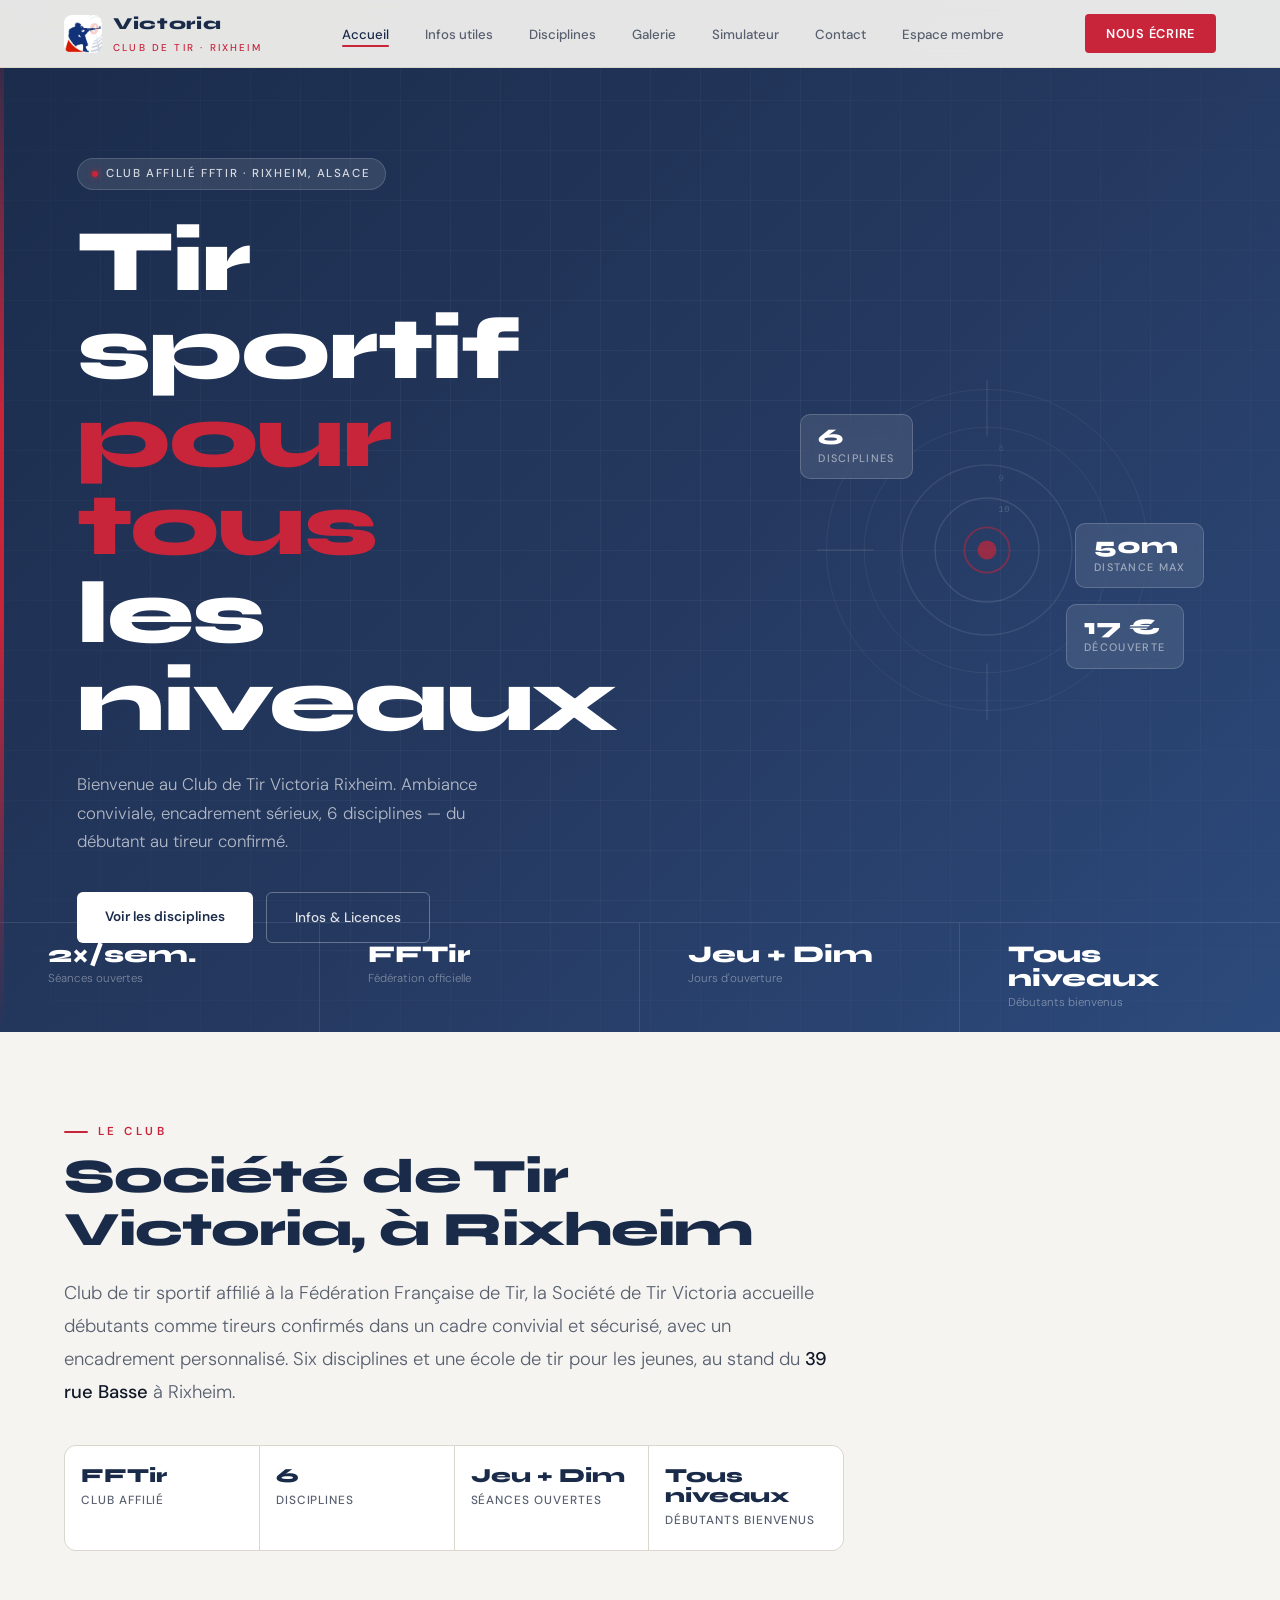
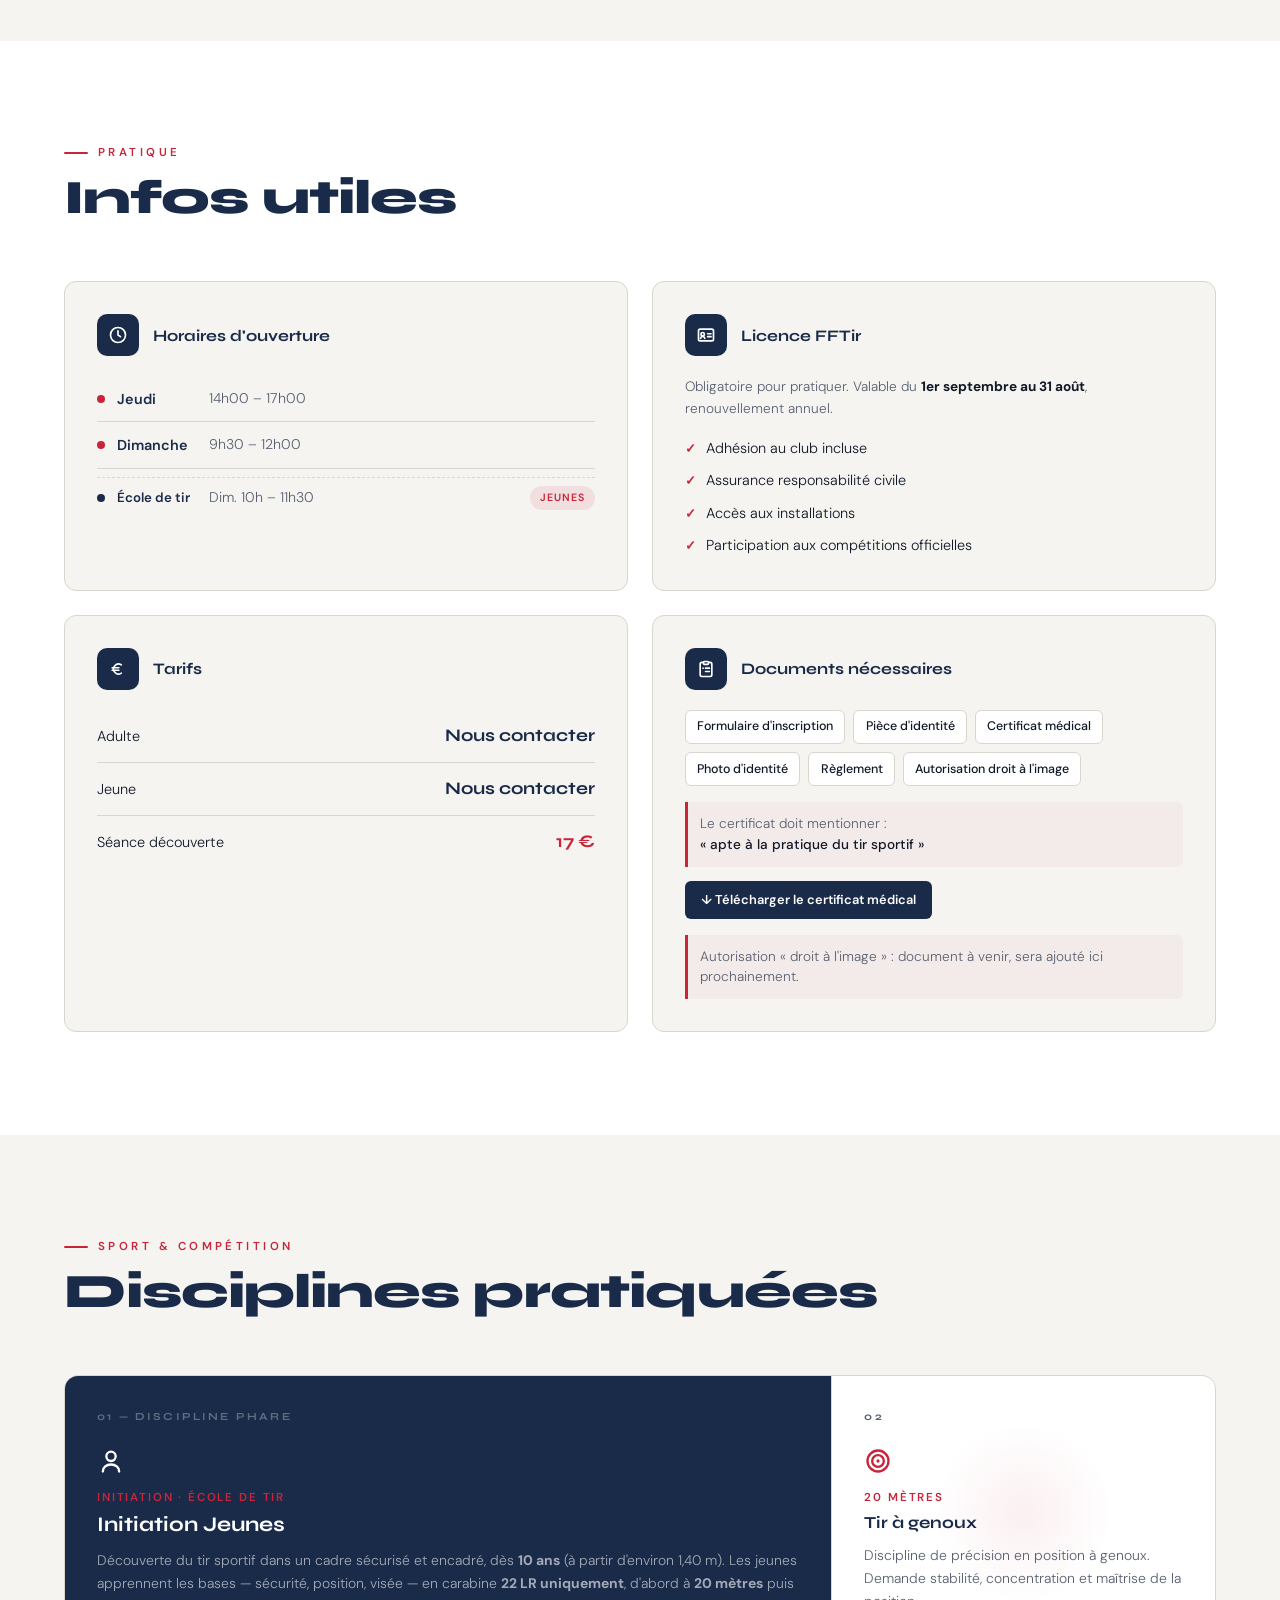
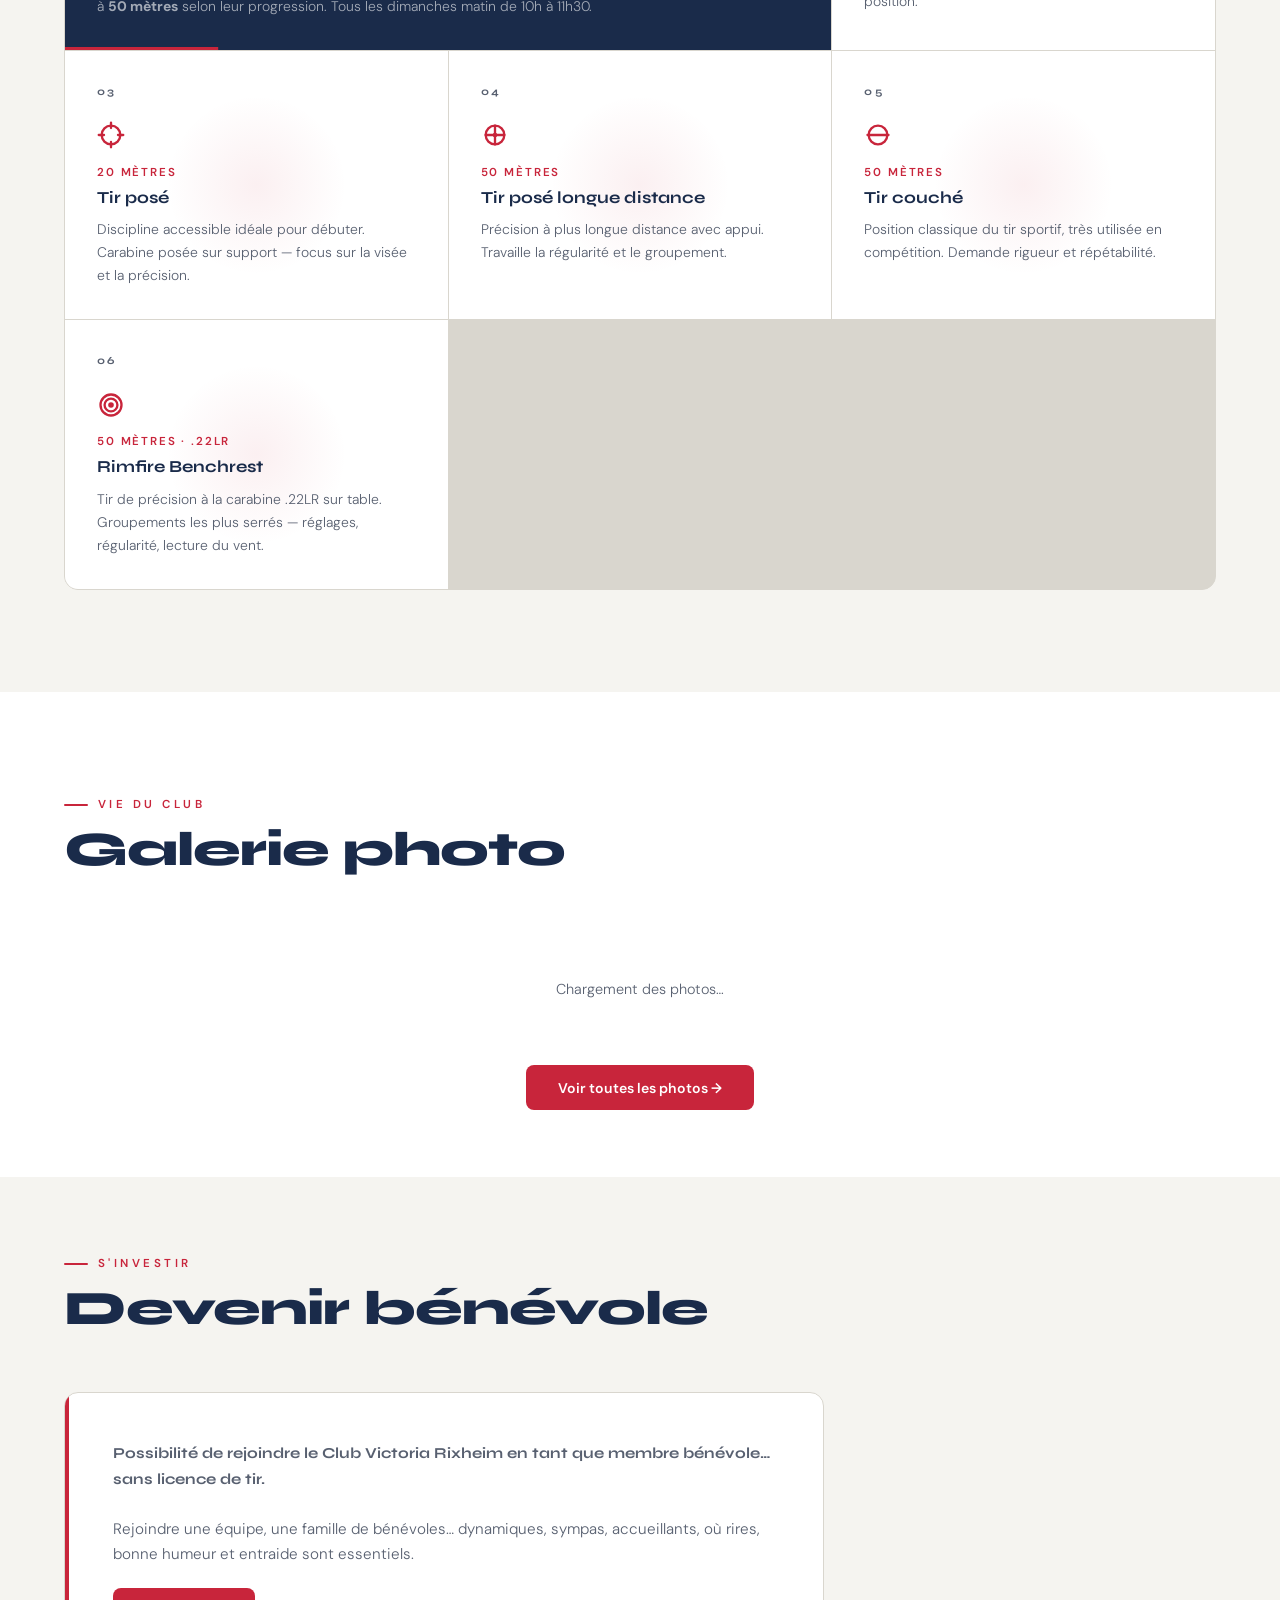
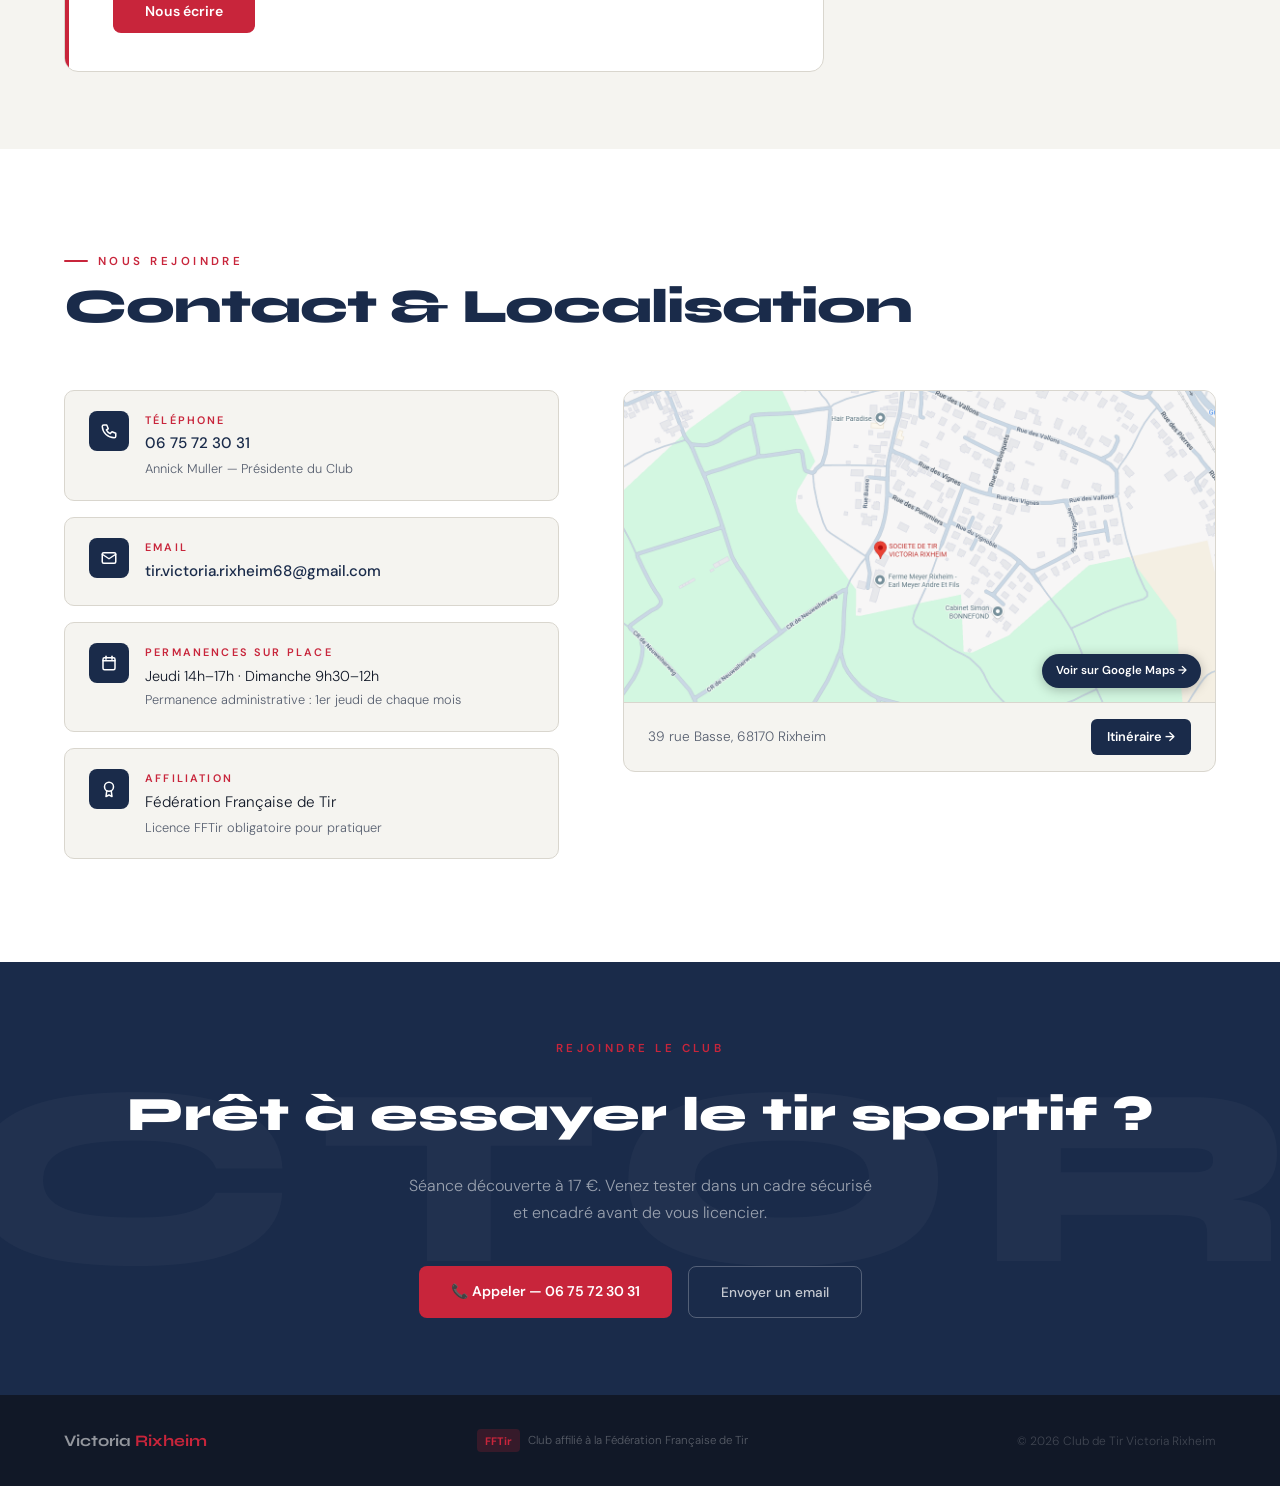
<file: index.html>
<!DOCTYPE html>
<html lang="fr">
<head>
  <meta charset="UTF-8" />
  <meta name="viewport" content="width=device-width, initial-scale=1.0" />
  <meta name="description" content="Club de Tir Victoria Rixheim — tir sportif pour tous les niveaux, affilié FFTir. 6 disciplines, école de tir jeunes, ambiance conviviale en Alsace." />
  <meta name="robots" content="noindex,nofollow" />
  <meta property="og:type" content="website" />
  <meta property="og:title" content="Victoria Rixheim — Club de Tir Sportif" />
  <meta property="og:description" content="Club de Tir Sportif Victoria Rixheim — 6 disciplines, école de tir jeunes, affilié FFTir. Rixheim, Alsace." />
  <meta property="og:url" content="https://jgrewis.github.io/site-victoria-rixheim/" />
  <link rel="icon" type="image/jpeg" href="./assets/img/logo.jpg" />
  <title>Victoria Rixheim — Club de Tir Sportif</title>
  <link rel="preconnect" href="https://fonts.googleapis.com" />
  <link rel="preconnect" href="https://fonts.gstatic.com" crossorigin />
  <link href="https://fonts.googleapis.com/css2?family=Syne:wght@400;500;600;700;800&family=DM+Sans:ital,opsz,wght@0,9..40,300;0,9..40,400;0,9..40,500;1,9..40,300&display=swap" rel="stylesheet" />
  <link rel="stylesheet" href="./assets/css/tokens.css" />
  <link rel="stylesheet" href="./assets/css/main.css" />
  <link rel="stylesheet" href="./assets/css/auth.css" />

  <!-- SEO local : données structurées (prêtes pour la prod, une fois le noindex retiré) -->
  <script type="application/ld+json">
  {
    "@context": "https://schema.org",
    "@type": "SportsClub",
    "name": "Club de Tir Victoria Rixheim",
    "alternateName": "Société de Tir Victoria Rixheim",
    "sport": "Tir sportif",
    "url": "https://jgrewis.github.io/site-victoria-rixheim/",
    "telephone": "+33675723031",
    "email": "tir.victoria.rixheim68@gmail.com",
    "address": {
      "@type": "PostalAddress",
      "streetAddress": "39 rue Basse",
      "postalCode": "68170",
      "addressLocality": "Rixheim",
      "addressRegion": "Grand Est",
      "addressCountry": "FR"
    },
    "memberOf": {
      "@type": "Organization",
      "name": "Fédération Française de Tir",
      "alternateName": "FFTir"
    },
    "openingHoursSpecification": [
      { "@type": "OpeningHoursSpecification", "dayOfWeek": "Thursday", "opens": "14:00", "closes": "17:00" },
      { "@type": "OpeningHoursSpecification", "dayOfWeek": "Sunday", "opens": "09:30", "closes": "12:00" }
    ]
  }
  </script>
</head>
<body>

<!-- ===== SPRITE D'ICÔNES SVG (remplace les emojis ; aria-hidden via .icon) ===== -->
<svg width="0" height="0" style="position:absolute" aria-hidden="true" focusable="false">
  <symbol id="i-clock" viewBox="0 0 24 24"><circle cx="12" cy="12" r="9"/><path d="M12 7v5l3 2"/></symbol>
  <symbol id="i-license" viewBox="0 0 24 24"><rect x="3" y="5" width="18" height="14" rx="2"/><circle cx="8" cy="11" r="2"/><path d="M5.5 16c.4-1.4 1.4-2.2 2.5-2.2s2.1.8 2.5 2.2"/><line x1="14" y1="10.5" x2="18" y2="10.5"/><line x1="14" y1="14" x2="18" y2="14"/></symbol>
  <symbol id="i-euro" viewBox="0 0 24 24"><path d="M16 7a6 6 0 1 0 0 10"/><line x1="5" y1="10.5" x2="13" y2="10.5"/><line x1="5" y1="13.5" x2="13" y2="13.5"/></symbol>
  <symbol id="i-clipboard" viewBox="0 0 24 24"><path d="M9 4H7a2 2 0 0 0-2 2v13a2 2 0 0 0 2 2h10a2 2 0 0 0 2-2V6a2 2 0 0 0-2-2h-2"/><rect x="9" y="3" width="6" height="3.5" rx="1"/><line x1="8.5" y1="11" x2="8.5" y2="11"/><line x1="11.5" y1="11" x2="16" y2="11"/><line x1="11.5" y1="15" x2="16" y2="15"/></symbol>
  <symbol id="i-phone" viewBox="0 0 24 24"><path d="M5 4h4l2 5-2.5 1.5a11 11 0 0 0 5 5L16 13l5 2v4a2 2 0 0 1-2 2A16 16 0 0 1 3 6a2 2 0 0 1 2-2z"/></symbol>
  <symbol id="i-mail" viewBox="0 0 24 24"><rect x="3" y="5" width="18" height="14" rx="2"/><path d="m3 7 9 6 9-6"/></symbol>
  <symbol id="i-calendar" viewBox="0 0 24 24"><rect x="4" y="5" width="16" height="16" rx="2"/><line x1="4" y1="9" x2="20" y2="9"/><line x1="8" y1="3" x2="8" y2="7"/><line x1="16" y1="3" x2="16" y2="7"/></symbol>
  <symbol id="i-award" viewBox="0 0 24 24"><circle cx="12" cy="9" r="6"/><path d="M9 14.5 8 22l4-2 4 2-1-7.5"/></symbol>
  <symbol id="i-youth" viewBox="0 0 24 24"><circle cx="12" cy="8" r="4"/><path d="M5 21c0-3.6 3.1-6 7-6s7 2.4 7 6"/></symbol>
  <symbol id="i-target" viewBox="0 0 24 24"><circle cx="12" cy="12" r="9"/><circle cx="12" cy="12" r="5"/><circle cx="12" cy="12" r="1.4" fill="currentColor" stroke="none"/></symbol>
  <symbol id="i-crosshair" viewBox="0 0 24 24"><circle cx="12" cy="12" r="8"/><line x1="12" y1="1.5" x2="12" y2="6"/><line x1="12" y1="18" x2="12" y2="22.5"/><line x1="1.5" y1="12" x2="6" y2="12"/><line x1="18" y1="12" x2="22.5" y2="12"/></symbol>
  <symbol id="i-scope" viewBox="0 0 24 24"><circle cx="12" cy="12" r="8"/><line x1="12" y1="4" x2="12" y2="20"/><line x1="4" y1="12" x2="20" y2="12"/><circle cx="12" cy="12" r="2" fill="currentColor" stroke="none"/></symbol>
  <symbol id="i-prone" viewBox="0 0 24 24"><circle cx="12" cy="12" r="8"/><line x1="3" y1="12" x2="21" y2="12"/></symbol>
  <symbol id="i-bullseye" viewBox="0 0 24 24"><circle cx="12" cy="12" r="9"/><circle cx="12" cy="12" r="5.5"/><circle cx="12" cy="12" r="2.4" fill="currentColor" stroke="none"/></symbol>
</svg>

<!-- NAV -->
<nav id="nav">
  <a href="#accueil" class="nav-logo" aria-label="Accueil — Club de Tir Victoria Rixheim">
    <img class="logo-icon" src="./assets/img/logo.jpg" alt="" aria-hidden="true" />
    <div>
      <span class="logo-name">Victoria</span>
      <span class="logo-sub">Club de Tir · Rixheim</span>
    </div>
  </a>

  <ul class="nav-links" id="navLinks">
    <li><a href="#accueil">Accueil</a></li>
    <li><a href="#infos">Infos utiles</a></li>
    <li><a href="#disciplines">Disciplines</a></li>
    <li><a href="#galerie">Galerie</a></li>
    <li><a href="./jeu.html">Simulateur</a></li>
    <li><a href="#contact">Contact</a></li>
    <li><a href="./espace-membre.html">Espace membre</a></li>
  </ul>

  <a class="nav-cta" data-bind-href="contact.emailHref" href="#">Nous écrire</a>
  <button class="hamburger" id="hbg" aria-label="Menu"><span></span><span></span><span></span></button>
</nav>


<main id="contenu">

<!-- HERO -->
<section id="accueil">
  <div class="hero-left">
    <div class="hero-badge">
      <span class="badge-dot" aria-hidden="true"></span>
      Club affilié FFTir · Rixheim, Alsace
    </div>
    <h1 class="hero-title">Tir sportif<br><span class="acc">pour tous</span><br>les niveaux</h1>
    <p class="hero-desc">Bienvenue au Club de Tir Victoria Rixheim. Ambiance conviviale, encadrement sérieux, 6 disciplines — du débutant au tireur confirmé.</p>
    <div class="hero-actions">
      <a href="#disciplines" class="btn-white">Voir les disciplines</a>
      <a href="#infos" class="btn-outline-w">Infos &amp; Licences</a>
    </div>
  </div>

  <div class="hero-right">
    <div class="hero-visual">
      <div class="target-rings">
        <svg viewBox="0 0 360 360" fill="none" aria-hidden="true">
          <circle cx="180" cy="180" r="170" stroke="rgba(255,255,255,.07)" stroke-width="1"/>
          <circle cx="180" cy="180" r="130" stroke="rgba(255,255,255,.07)" stroke-width="1"/>
          <circle cx="180" cy="180" r="90"  stroke="rgba(255,255,255,.09)" stroke-width="1.5"/>
          <circle cx="180" cy="180" r="55"  stroke="rgba(255,255,255,.11)" stroke-width="1.5"/>
          <circle cx="180" cy="180" r="24"  stroke="rgba(200,37,59,.5)"   stroke-width="2"/>
          <circle cx="180" cy="180" r="10"  fill="rgba(200,37,59,.7)"/>
          <line x1="0"  y1="180" x2="60"  y2="180" stroke="rgba(255,255,255,.14)" stroke-width="1"/>
          <line x1="300" y1="180" x2="360" y2="180" stroke="rgba(255,255,255,.14)" stroke-width="1"/>
          <line x1="180" y1="0"  x2="180" y2="60"  stroke="rgba(255,255,255,.14)" stroke-width="1"/>
          <line x1="180" y1="300" x2="180" y2="360" stroke="rgba(255,255,255,.14)" stroke-width="1"/>
          <text x="192" y="140" fill="rgba(255,255,255,.18)" font-size="10" font-family="monospace">10</text>
          <text x="192" y="107" fill="rgba(255,255,255,.13)" font-size="10" font-family="monospace">9</text>
          <text x="192" y="75"  fill="rgba(255,255,255,.09)" font-size="10" font-family="monospace">8</text>
        </svg>
      </div>
      <div class="hero-pill pill-1"><div class="pill-val" data-count="6">6</div><div class="pill-lab">Disciplines</div></div>
      <div class="hero-pill pill-2"><div class="pill-val" data-count="17" data-count-suffix=" €">17 €</div><div class="pill-lab">Découverte</div></div>
      <div class="hero-pill pill-3"><div class="pill-val" data-count="50" data-count-suffix="m">50m</div><div class="pill-lab">Distance max</div></div>
    </div>
  </div>

  <div class="hero-stats">
    <div class="stat-item"><div class="stat-val">2×/sem.</div><div class="stat-lab">Séances ouvertes</div></div>
    <div class="stat-item"><div class="stat-val">FFTir</div><div class="stat-lab">Fédération officielle</div></div>
    <div class="stat-item"><div class="stat-val">Jeu + Dim</div><div class="stat-lab">Jours d'ouverture</div></div>
    <div class="stat-item"><div class="stat-val">Tous niveaux</div><div class="stat-lab">Débutants bienvenus</div></div>
  </div>
</section>


<!-- LE CLUB -->
<section id="club">
  <div class="club-inner reveal">
    <div class="sec-label">Le club</div>
    <h2 class="sec-title">Société de Tir Victoria, à Rixheim</h2>
    <p class="club-lead">
      Club de tir sportif affilié à la Fédération Française de Tir, la Société de Tir Victoria
      accueille débutants comme tireurs confirmés dans un cadre convivial et sécurisé, avec un
      encadrement personnalisé. Six disciplines et une école de tir pour les jeunes, au stand
      du <strong>39 rue Basse</strong> à Rixheim.
    </p>
    <div class="club-facts">
      <div class="club-fact"><span class="club-fact-k">FFTir</span><span class="club-fact-v">Club affilié</span></div>
      <div class="club-fact"><span class="club-fact-k">6</span><span class="club-fact-v">Disciplines</span></div>
      <div class="club-fact"><span class="club-fact-k">Jeu + Dim</span><span class="club-fact-v">Séances ouvertes</span></div>
      <div class="club-fact"><span class="club-fact-k">Tous niveaux</span><span class="club-fact-v">Débutants bienvenus</span></div>
    </div>
  </div>
</section>


<!-- INFOS UTILES -->
<section id="infos">
  <div class="sec-head reveal">
    <div class="sec-label">Pratique</div>
    <h2 class="sec-title">Infos utiles</h2>
  </div>
  <div class="infos-layout">

    <div class="info-card reveal d1">
      <div class="info-card-top">
        <div class="info-icon-box" aria-hidden="true"><svg class="icon"><use href="#i-clock"/></svg></div>
        <div class="info-card-title">Horaires d'ouverture</div>
      </div>
      <div class="horaire-row">
        <span class="horaire-dot"></span>
        <span class="horaire-day">Jeudi</span>
        <span class="horaire-time" data-bind="horaires.jeudi"></span>
      </div>
      <div class="horaire-row">
        <span class="horaire-dot"></span>
        <span class="horaire-day">Dimanche</span>
        <span class="horaire-time" data-bind="horaires.dimanche"></span>
      </div>
      <div class="horaire-row alt">
        <span class="horaire-dot navy"></span>
        <span class="horaire-day sm">École de tir</span>
        <span class="horaire-time" data-bind="horaires.ecole"></span>
        <span class="horaire-badge">Jeunes</span>
      </div>
    </div>

    <div class="info-card reveal d2">
      <div class="info-card-top">
        <div class="info-icon-box" aria-hidden="true"><svg class="icon"><use href="#i-license"/></svg></div>
        <div class="info-card-title">Licence FFTir</div>
      </div>
      <p class="licence-desc">Obligatoire pour pratiquer. Valable du <strong>1er septembre au 31 août</strong>, renouvellement annuel.</p>
      <ul class="include-list">
        <li>Adhésion au club incluse</li>
        <li>Assurance responsabilité civile</li>
        <li>Accès aux installations</li>
        <li>Participation aux compétitions officielles</li>
      </ul>
    </div>

    <div class="info-card reveal d3">
      <div class="info-card-top">
        <div class="info-icon-box" aria-hidden="true"><svg class="icon"><use href="#i-euro"/></svg></div>
        <div class="info-card-title">Tarifs</div>
      </div>
      <div class="tarif-list">
        <div class="tarif-row"><span class="tarif-label">Adulte</span><span class="tarif-price">Nous contacter</span></div>
        <div class="tarif-row"><span class="tarif-label">Jeune</span><span class="tarif-price">Nous contacter</span></div>
        <div class="tarif-row"><span class="tarif-label">Séance découverte</span><span class="tarif-price hi" data-bind="tarifs.decouverte"></span></div>
      </div>
    </div>

    <div class="info-card reveal d4">
      <div class="info-card-top">
        <div class="info-icon-box" aria-hidden="true"><svg class="icon"><use href="#i-clipboard"/></svg></div>
        <div class="info-card-title">Documents nécessaires</div>
      </div>
      <div class="doc-chips">
        <span class="doc-chip">Formulaire d'inscription</span>
        <span class="doc-chip">Pièce d'identité</span>
        <span class="doc-chip">Certificat médical</span>
        <span class="doc-chip">Photo d'identité</span>
        <span class="doc-chip">Règlement</span>
        <span class="doc-chip">Autorisation droit à l'image</span>
      </div>
      <div class="doc-note">Le certificat doit mentionner :<br><strong>« apte à la pratique du tir sportif »</strong></div>
      <a href="https://drive.google.com/file/d/1rznCugt7m54RpUwY4dn-2ULvGLeN2-J2/view" target="_blank" rel="noopener" class="doc-dl">↓ Télécharger le certificat médical</a>
      <div class="doc-note">Autorisation « droit à l'image » : document à venir, sera ajouté ici prochainement.</div>
    </div>

  </div>
</section>


<!-- DISCIPLINES -->
<section id="disciplines">
  <div class="sec-head reveal">
    <div class="sec-label">Sport &amp; Compétition</div>
    <h2 class="sec-title">Disciplines pratiquées</h2>
  </div>
  <div class="disc-grid reveal">

    <div class="disc-card feat">
      <div class="disc-num">01 — DISCIPLINE PHARE</div>
      <svg class="icon disc-icon" aria-hidden="true"><use href="#i-youth"/></svg>
      <div class="disc-dist">Initiation · École de tir</div>
      <div class="disc-name">Initiation Jeunes</div>
      <p class="disc-desc">Découverte du tir sportif dans un cadre sécurisé et encadré, dès <strong>10 ans</strong> (à partir d'environ 1,40 m). Les jeunes apprennent les bases — sécurité, position, visée — en carabine <strong>22 LR uniquement</strong>, d'abord à <strong>20 mètres</strong> puis à <strong>50 mètres</strong> selon leur progression. Tous les dimanches matin de 10h à 11h30.</p>
    </div>

    <div class="disc-card">
      <div class="disc-num">02</div><svg class="icon disc-icon" aria-hidden="true"><use href="#i-target"/></svg>
      <div class="disc-dist">20 mètres</div>
      <div class="disc-name">Tir à genoux</div>
      <p class="disc-desc">Discipline de précision en position à genoux. Demande stabilité, concentration et maîtrise de la position.</p>
    </div>

    <div class="disc-card">
      <div class="disc-num">03</div><svg class="icon disc-icon" aria-hidden="true"><use href="#i-crosshair"/></svg>
      <div class="disc-dist">20 mètres</div>
      <div class="disc-name">Tir posé</div>
      <p class="disc-desc">Discipline accessible idéale pour débuter. Carabine posée sur support — focus sur la visée et la précision.</p>
    </div>

    <div class="disc-card">
      <div class="disc-num">04</div><svg class="icon disc-icon" aria-hidden="true"><use href="#i-scope"/></svg>
      <div class="disc-dist">50 mètres</div>
      <div class="disc-name">Tir posé longue distance</div>
      <p class="disc-desc">Précision à plus longue distance avec appui. Travaille la régularité et le groupement.</p>
    </div>

    <div class="disc-card">
      <div class="disc-num">05</div><svg class="icon disc-icon" aria-hidden="true"><use href="#i-prone"/></svg>
      <div class="disc-dist">50 mètres</div>
      <div class="disc-name">Tir couché</div>
      <p class="disc-desc">Position classique du tir sportif, très utilisée en compétition. Demande rigueur et répétabilité.</p>
    </div>

    <div class="disc-card">
      <div class="disc-num">06</div><svg class="icon disc-icon" aria-hidden="true"><use href="#i-bullseye"/></svg>
      <div class="disc-dist">50 mètres · .22LR</div>
      <div class="disc-name">Rimfire Benchrest</div>
      <p class="disc-desc">Tir de précision à la carabine .22LR sur table. Groupements les plus serrés — réglages, régularité, lecture du vent.</p>
    </div>

  </div>
</section>


<!-- GALERIE -->
<section id="galerie">
  <div class="sec-head reveal">
    <div class="sec-label">Vie du club</div>
    <h2 class="sec-title">Galerie photo</h2>
  </div>
  <div class="gallery-carousel reveal">
    <button class="carousel-nav prev" id="carouselPrev" type="button" aria-label="Photo précédente" style="display:none">‹</button>
    <div class="carousel-track" id="carouselTrack">
      <p class="gallery-empty">Chargement des photos…</p>
    </div>
    <button class="carousel-nav next" id="carouselNext" type="button" aria-label="Photo suivante" style="display:none">›</button>
  </div>
  <div class="gallery-actions reveal">
    <a class="btn-red" href="./galerie.html">Voir toutes les photos →</a>
  </div>
</section>


<!-- BÉNÉVOLAT -->
<section id="benevolat">
  <div class="sec-head reveal">
    <div class="sec-label">S'investir</div>
    <h2 class="sec-title">Devenir bénévole</h2>
  </div>
  <div class="benevole-card reveal">
    <p class="benevole-lead">Possibilité de rejoindre le Club Victoria Rixheim en tant que <strong>membre bénévole</strong>… sans licence de tir.</p>
    <p>Rejoindre une équipe, une famille de bénévoles… dynamiques, sympas, accueillants, où rires, bonne humeur et entraide sont essentiels.</p>
    <a class="btn-red" data-bind-href="contact.emailHref" href="#">Nous écrire</a>
  </div>
</section>


<!-- CONTACT -->
<section id="contact">
  <div class="sec-head reveal">
    <div class="sec-label">Nous rejoindre</div>
    <h2 class="sec-title">Contact &amp; Localisation</h2>
  </div>
  <div class="contact-grid">

    <div class="contact-items">
      <div class="contact-item reveal">
        <div class="ci-icon" aria-hidden="true"><svg class="icon"><use href="#i-phone"/></svg></div>
        <div>
          <div class="ci-label">Téléphone</div>
          <div class="ci-value"><a data-bind-href="contact.phoneHref" data-bind="contact.phone" href="#"></a></div>
          <div class="ci-sub" data-bind="contact.referent"></div>
        </div>
      </div>
      <div class="contact-item reveal d1">
        <div class="ci-icon" aria-hidden="true"><svg class="icon"><use href="#i-mail"/></svg></div>
        <div>
          <div class="ci-label">Email</div>
          <div class="ci-value"><a data-bind-href="contact.emailHref" data-bind="contact.email" href="#"></a></div>
        </div>
      </div>
      <div class="contact-item reveal d2">
        <div class="ci-icon" aria-hidden="true"><svg class="icon"><use href="#i-calendar"/></svg></div>
        <div>
          <div class="ci-label">Permanences sur place</div>
          <div class="ci-value sm" data-bind="horaires.short"></div>
          <div class="ci-sub">Permanence administrative : <span data-bind="horaires.permanence"></span></div>
        </div>
      </div>
      <div class="contact-item reveal d3">
        <div class="ci-icon" aria-hidden="true"><svg class="icon"><use href="#i-award"/></svg></div>
        <div>
          <div class="ci-label">Affiliation</div>
          <div class="ci-value" data-bind="affiliation.label"></div>
          <div class="ci-sub">Licence FFTir obligatoire pour pratiquer</div>
        </div>
      </div>
    </div>

    <div class="map-block reveal d2">
      <a class="map-img-link" data-bind-href="localisation.mapsHref"
         href="https://maps.google.com/?q=Soci%C3%A9t%C3%A9+de+Tir+Victoria+Rixheim+39+rue+Basse+68170+Rixheim"
         target="_blank" rel="noopener"
         aria-label="Ouvrir l'emplacement de la Société de Tir Victoria Rixheim dans Google Maps">
        <img class="map-img" src="./assets/img/carte-rixheim.png"
             alt="Carte de localisation — Société de Tir Victoria Rixheim, 39 rue Basse, 68170 Rixheim"
             loading="lazy" />
        <span class="map-img-pill" aria-hidden="true">Voir sur Google Maps →</span>
      </a>
      <div class="map-foot">
        <div class="map-foot-txt" data-bind="localisation.adresse"></div>
        <a data-bind-href="localisation.mapsHref" target="_blank" rel="noopener" class="map-lnk" href="#">Itinéraire →</a>
      </div>
    </div>
  </div>
</section>


<!-- CTA -->
<section id="cta">
  <div class="cta-eye">Rejoindre le club</div>
  <h2 class="cta-ttl">Prêt à essayer le tir sportif ?</h2>
  <p class="cta-dsc">Séance découverte à <span data-bind="tarifs.decouverte"></span>. Venez tester dans un cadre sécurisé et encadré avant de vous licencier.</p>
  <div class="cta-btns">
    <a class="btn-red" data-bind-href="contact.phoneHref" href="#">📞 Appeler — <span data-bind="contact.phone"></span></a>
    <a class="btn-out-w" data-bind-href="contact.emailHref" href="#">Envoyer un email</a>
  </div>
</section>


</main>


<!-- FOOTER -->
<footer>
  <div class="f-brand">Victoria <span>Rixheim</span></div>
  <div class="f-badge"><strong>FFTir</strong> Club affilié à la Fédération Française de Tir</div>
  <div class="f-copy">© 2026 Club de Tir Victoria Rixheim</div>
</footer>


<!-- LIGHTBOX GALERIE -->
<div class="lightbox" id="lightbox">
  <button class="lightbox-close" id="lightboxClose" aria-label="Fermer">✕</button>
  <img class="lightbox-img" id="lightboxImg" alt="" />
</div>


<script type="module" src="./assets/js/ui.js"></script>
<script type="module" src="./assets/js/gallery.js"></script>
</body>
</html>
</file>
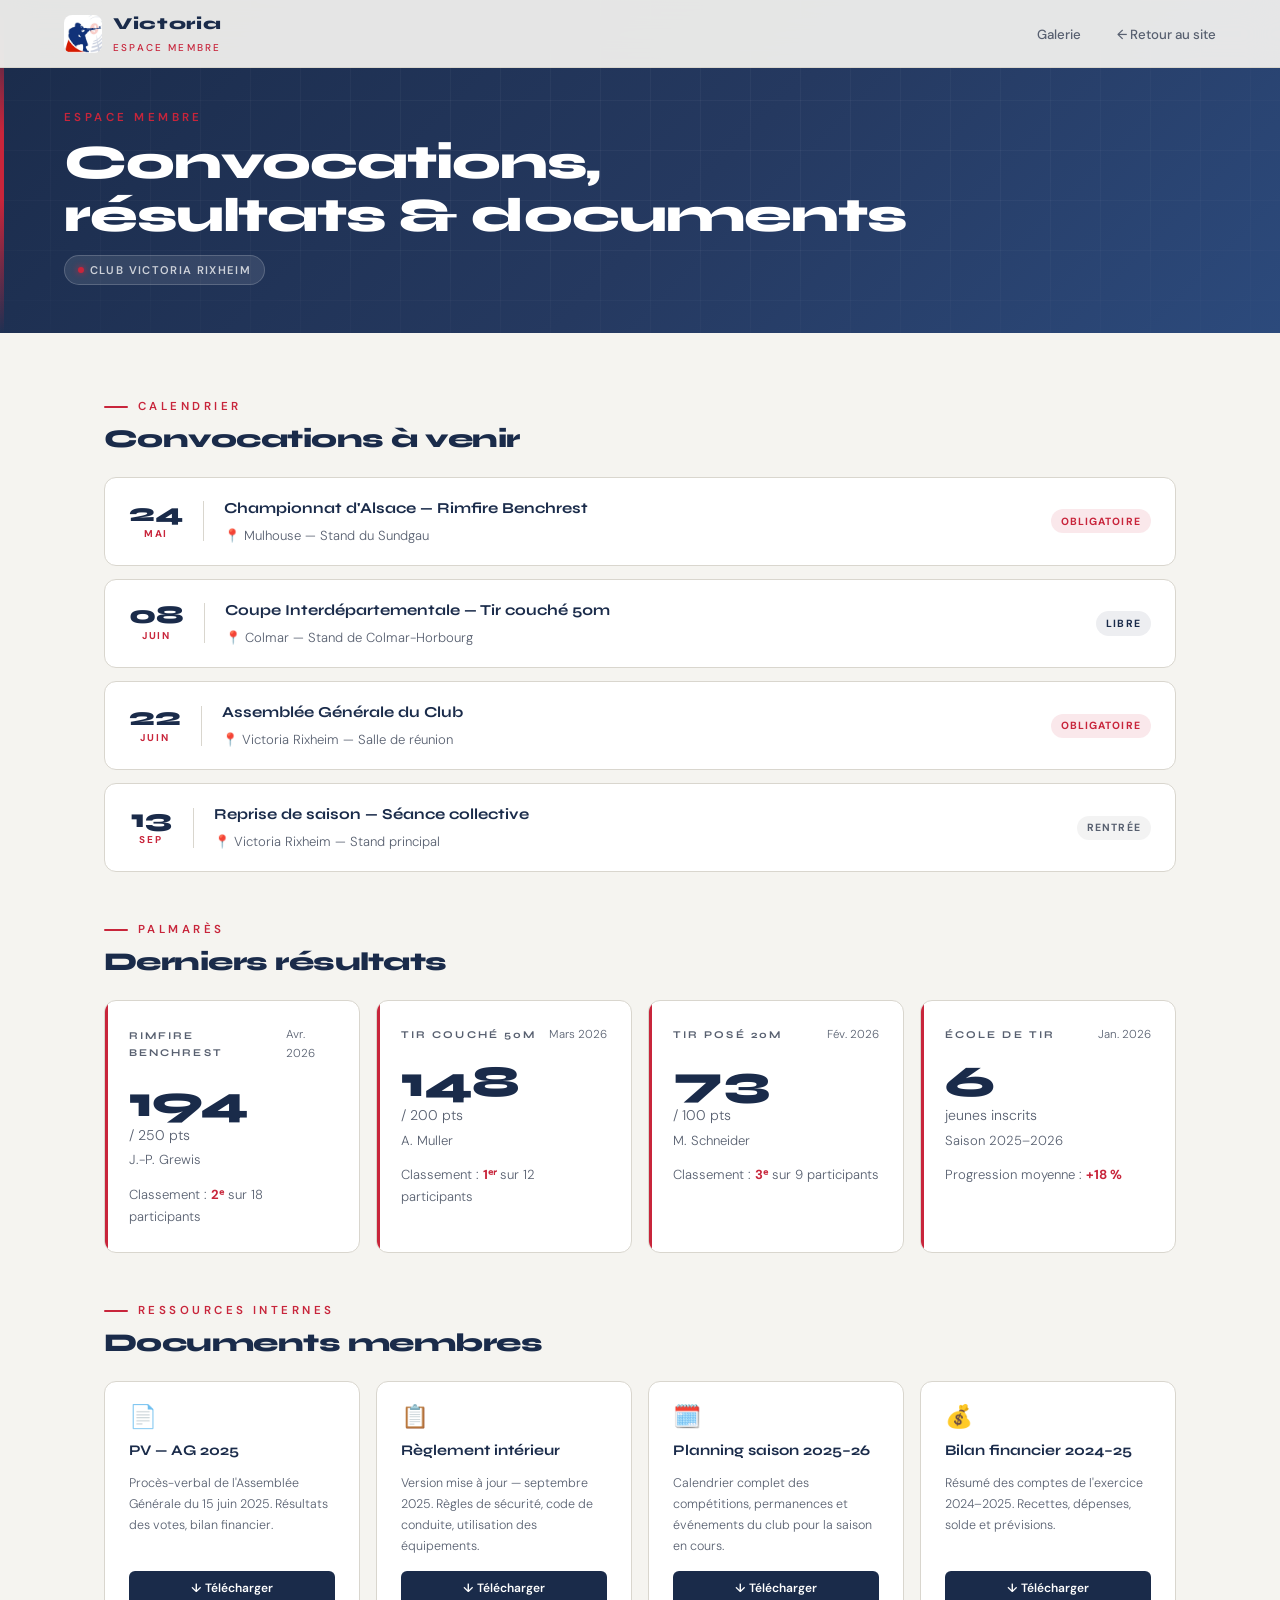
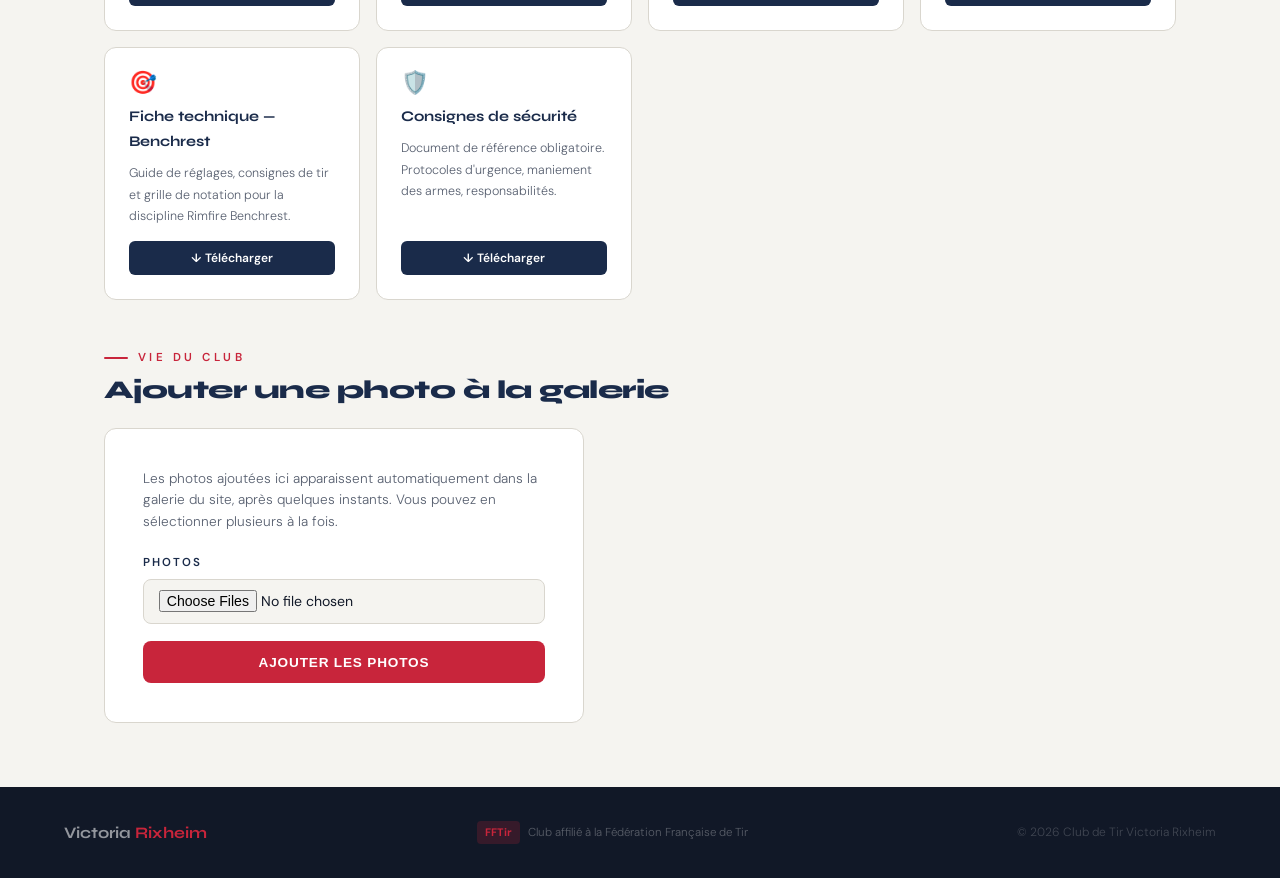
<file: espace-membre.html>
<!DOCTYPE html>
<html lang="fr">
<head>
  <meta charset="UTF-8" />
  <meta name="viewport" content="width=device-width, initial-scale=1.0" />
  <meta name="robots" content="noindex,nofollow" />
  <title>Espace membre — Victoria Rixheim</title>
  <link rel="icon" type="image/jpeg" href="./assets/img/logo.jpg" />
  <link rel="preconnect" href="https://fonts.googleapis.com" />
  <link rel="preconnect" href="https://fonts.gstatic.com" crossorigin />
  <link href="https://fonts.googleapis.com/css2?family=Syne:wght@400;500;600;700;800&family=DM+Sans:ital,opsz,wght@0,9..40,300;0,9..40,400;0,9..40,500;1,9..40,300&display=swap" rel="stylesheet" />
  <link rel="stylesheet" href="./assets/css/tokens.css" />
  <link rel="stylesheet" href="./assets/css/main.css" />
  <link rel="stylesheet" href="./assets/css/auth.css" />
</head>
<body>

<nav id="nav">
  <a href="./index.html" class="nav-logo" aria-label="Retour au site Victoria">
    <img class="logo-icon" src="./assets/img/logo.jpg" alt="" aria-hidden="true" />
    <div>
      <span class="logo-name">Victoria</span>
      <span class="logo-sub">Espace membre</span>
    </div>
  </a>
  <ul class="nav-links" id="navLinks">
    <li><a href="./index.html#galerie">Galerie</a></li>
    <li><a href="./index.html">← Retour au site</a></li>
  </ul>
  <button class="hamburger" id="hbg" aria-label="Menu"><span></span><span></span><span></span></button>
</nav>


<!-- HERO MEMBRE -->
<div class="member-hero">
  <div class="member-hero-left">
    <div class="member-hero-eyebrow">Espace membre</div>
    <h1>Convocations,<br>résultats &amp; documents</h1>
    <div class="member-hero-meta">
      <span class="member-role-badge">
        <span class="member-badge-dot" aria-hidden="true"></span>
        Club Victoria Rixheim
      </span>
    </div>
  </div>
</div>


<main class="member-content">

  <!-- SECTION 1 : CONVOCATIONS -->
  <section>
    <div class="msec-head reveal">
      <div class="msec-label">Calendrier</div>
      <h2 class="msec-title">Convocations à venir</h2>
    </div>
    <div class="convoc-list">

      <div class="convoc-card reveal d1">
        <div class="convoc-date"><span class="convoc-day">24</span><span class="convoc-month">Mai</span></div>
        <div class="convoc-sep" aria-hidden="true"></div>
        <div class="convoc-info">
          <div class="convoc-name">Championnat d'Alsace — Rimfire Benchrest</div>
          <div class="convoc-place">📍 Mulhouse — Stand du Sundgau</div>
        </div>
        <span class="convoc-tag obligatoire">Obligatoire</span>
      </div>

      <div class="convoc-card reveal d2">
        <div class="convoc-date"><span class="convoc-day">08</span><span class="convoc-month">Juin</span></div>
        <div class="convoc-sep" aria-hidden="true"></div>
        <div class="convoc-info">
          <div class="convoc-name">Coupe Interdépartementale — Tir couché 50m</div>
          <div class="convoc-place">📍 Colmar — Stand de Colmar-Horbourg</div>
        </div>
        <span class="convoc-tag libre">Libre</span>
      </div>

      <div class="convoc-card reveal d3">
        <div class="convoc-date"><span class="convoc-day">22</span><span class="convoc-month">Juin</span></div>
        <div class="convoc-sep" aria-hidden="true"></div>
        <div class="convoc-info">
          <div class="convoc-name">Assemblée Générale du Club</div>
          <div class="convoc-place">📍 Victoria Rixheim — Salle de réunion</div>
        </div>
        <span class="convoc-tag obligatoire">Obligatoire</span>
      </div>

      <div class="convoc-card reveal d4">
        <div class="convoc-date"><span class="convoc-day">13</span><span class="convoc-month">Sep</span></div>
        <div class="convoc-sep" aria-hidden="true"></div>
        <div class="convoc-info">
          <div class="convoc-name">Reprise de saison — Séance collective</div>
          <div class="convoc-place">📍 Victoria Rixheim — Stand principal</div>
        </div>
        <span class="convoc-tag info">Rentrée</span>
      </div>

    </div>
  </section>


  <!-- SECTION 2 : RÉSULTATS -->
  <section>
    <div class="msec-head reveal">
      <div class="msec-label">Palmarès</div>
      <h2 class="msec-title">Derniers résultats</h2>
    </div>
    <div class="result-grid">

      <div class="result-card reveal d1">
        <div class="result-top">
          <span class="result-disc">Rimfire Benchrest</span>
          <span class="result-date">Avr. 2026</span>
        </div>
        <div class="result-score-val" data-count="247" data-count-suffix="">247</div>
        <div class="result-score-max">/ 250 pts</div>
        <div class="result-tireur">J.-P. Grewis</div>
        <div class="result-rank">Classement : <strong>2ᵉ</strong> sur 18 participants</div>
      </div>

      <div class="result-card reveal d2">
        <div class="result-top">
          <span class="result-disc">Tir couché 50m</span>
          <span class="result-date">Mars 2026</span>
        </div>
        <div class="result-score-val" data-count="189">189</div>
        <div class="result-score-max">/ 200 pts</div>
        <div class="result-tireur">A. Muller</div>
        <div class="result-rank">Classement : <strong>1ᵉʳ</strong> sur 12 participants</div>
      </div>

      <div class="result-card reveal d3">
        <div class="result-top">
          <span class="result-disc">Tir posé 20m</span>
          <span class="result-date">Fév. 2026</span>
        </div>
        <div class="result-score-val" data-count="93">93</div>
        <div class="result-score-max">/ 100 pts</div>
        <div class="result-tireur">M. Schneider</div>
        <div class="result-rank">Classement : <strong>3ᵉ</strong> sur 9 participants</div>
      </div>

      <div class="result-card reveal d4">
        <div class="result-top">
          <span class="result-disc">École de tir</span>
          <span class="result-date">Jan. 2026</span>
        </div>
        <div class="result-score-val" data-count="8">8</div>
        <div class="result-score-max">jeunes inscrits</div>
        <div class="result-tireur">Saison 2025–2026</div>
        <div class="result-rank">Progression moyenne : <strong>+18 %</strong></div>
      </div>

    </div>
  </section>


  <!-- SECTION 3 : DOCUMENTS -->
  <section>
    <div class="msec-head reveal">
      <div class="msec-label">Ressources internes</div>
      <h2 class="msec-title">Documents membres</h2>
    </div>
    <div class="doc-member-grid">

      <div class="doc-member-card reveal d1">
        <div class="doc-member-icon" aria-hidden="true">📄</div>
        <div class="doc-member-name">PV — AG 2025</div>
        <div class="doc-member-meta">Procès-verbal de l'Assemblée Générale du 15 juin 2025. Résultats des votes, bilan financier.</div>
        <a href="#" class="doc-member-btn">↓ Télécharger</a>
      </div>

      <div class="doc-member-card reveal d2">
        <div class="doc-member-icon" aria-hidden="true">📋</div>
        <div class="doc-member-name">Règlement intérieur</div>
        <div class="doc-member-meta">Version mise à jour — septembre 2025. Règles de sécurité, code de conduite, utilisation des équipements.</div>
        <a href="#" class="doc-member-btn">↓ Télécharger</a>
      </div>

      <div class="doc-member-card reveal d3">
        <div class="doc-member-icon" aria-hidden="true">🗓️</div>
        <div class="doc-member-name">Planning saison 2025–26</div>
        <div class="doc-member-meta">Calendrier complet des compétitions, permanences et événements du club pour la saison en cours.</div>
        <a href="#" class="doc-member-btn">↓ Télécharger</a>
      </div>

      <div class="doc-member-card reveal d4">
        <div class="doc-member-icon" aria-hidden="true">💰</div>
        <div class="doc-member-name">Bilan financier 2024–25</div>
        <div class="doc-member-meta">Résumé des comptes de l'exercice 2024–2025. Recettes, dépenses, solde et prévisions.</div>
        <a href="#" class="doc-member-btn">↓ Télécharger</a>
      </div>

      <div class="doc-member-card reveal">
        <div class="doc-member-icon" aria-hidden="true">🎯</div>
        <div class="doc-member-name">Fiche technique — Benchrest</div>
        <div class="doc-member-meta">Guide de réglages, consignes de tir et grille de notation pour la discipline Rimfire Benchrest.</div>
        <a href="#" class="doc-member-btn">↓ Télécharger</a>
      </div>

      <div class="doc-member-card reveal d1">
        <div class="doc-member-icon" aria-hidden="true">🛡️</div>
        <div class="doc-member-name">Consignes de sécurité</div>
        <div class="doc-member-meta">Document de référence obligatoire. Protocoles d'urgence, maniement des armes, responsabilités.</div>
        <a href="#" class="doc-member-btn">↓ Télécharger</a>
      </div>

    </div>
  </section>


  <!-- SECTION 4 : GALERIE -->
  <section>
    <div class="msec-head reveal">
      <div class="msec-label">Vie du club</div>
      <h2 class="msec-title">Ajouter une photo à la galerie</h2>
    </div>
    <div class="photo-upload-card reveal">
      <p class="photo-upload-desc">Les photos ajoutées ici apparaissent automatiquement dans la galerie du site, après quelques instants. Vous pouvez en sélectionner plusieurs à la fois.</p>
      <form id="photoUploadForm" novalidate>
        <div class="field">
          <label for="photoFile">Photos</label>
          <input type="file" id="photoFile" name="photo" accept="image/*" multiple required />
        </div>
        <button type="submit" class="auth-submit" id="photoSubmit">Ajouter les photos</button>
      </form>
      <div class="photo-upload-msg" id="photoUploadMsg" role="status"></div>
    </div>
  </section>

</main>


<footer>
  <div class="f-brand">Victoria <span>Rixheim</span></div>
  <div class="f-badge"><strong>FFTir</strong> Club affilié à la Fédération Française de Tir</div>
  <div class="f-copy">© 2026 Club de Tir Victoria Rixheim</div>
</footer>


<script type="module" src="./assets/js/ui.js"></script>
<script type="module" src="./assets/js/gallery-upload.js"></script>
</body>
</html>
</file>
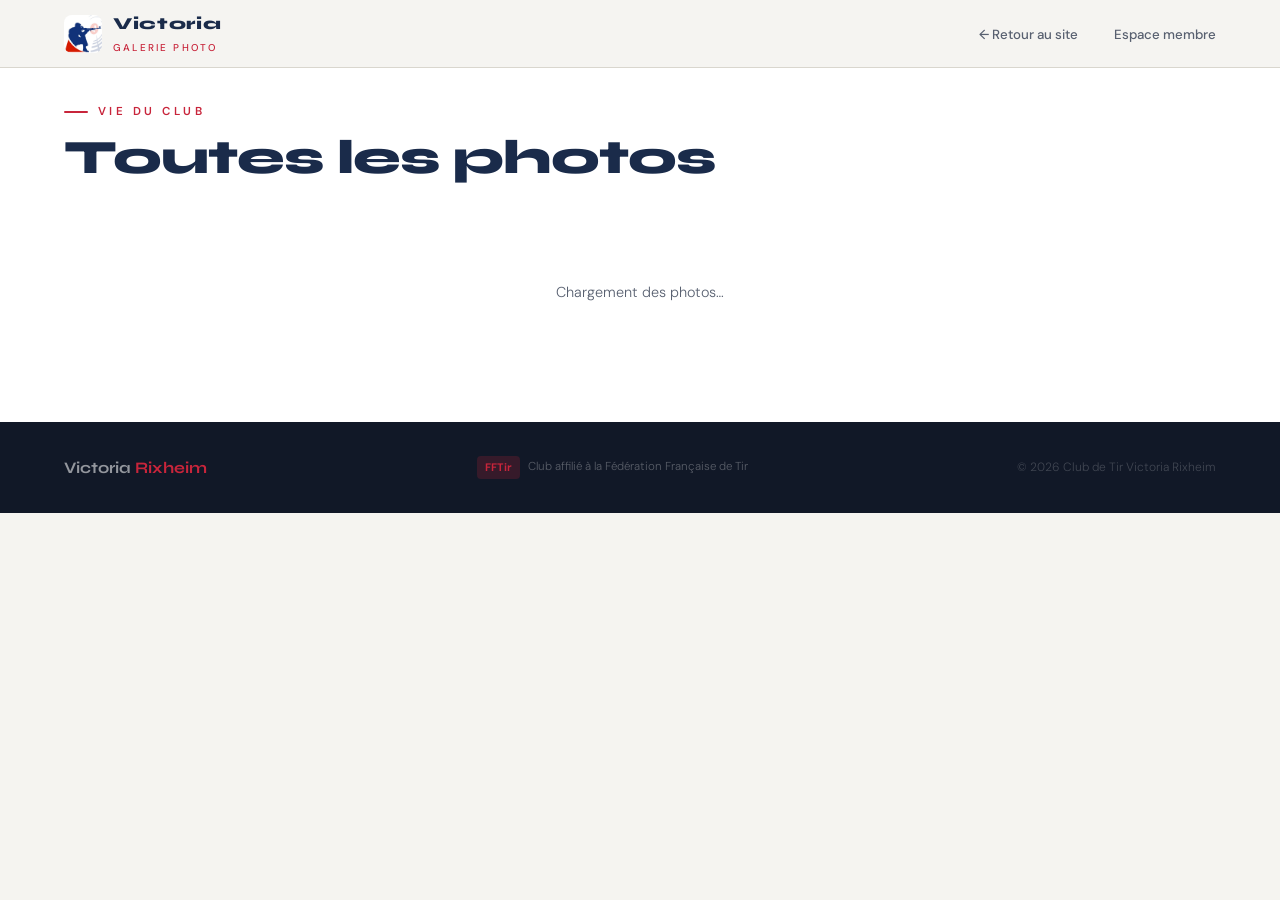
<file: galerie.html>
<!DOCTYPE html>
<html lang="fr">
<head>
  <meta charset="UTF-8" />
  <meta name="viewport" content="width=device-width, initial-scale=1.0" />
  <meta name="description" content="Galerie photo du Club de Tir Victoria Rixheim — la vie du club en images." />
  <meta name="robots" content="noindex,nofollow" />
  <title>Galerie photo — Victoria Rixheim</title>
  <link rel="icon" type="image/jpeg" href="./assets/img/logo.jpg" />
  <link rel="preconnect" href="https://fonts.googleapis.com" />
  <link rel="preconnect" href="https://fonts.gstatic.com" crossorigin />
  <link href="https://fonts.googleapis.com/css2?family=Syne:wght@400;500;600;700;800&family=DM+Sans:ital,opsz,wght@0,9..40,300;0,9..40,400;0,9..40,500;1,9..40,300&display=swap" rel="stylesheet" />
  <link rel="stylesheet" href="./assets/css/tokens.css" />
  <link rel="stylesheet" href="./assets/css/main.css" />
  <link rel="stylesheet" href="./assets/css/auth.css" />
</head>
<body>

<!-- NAV -->
<nav id="nav">
  <a href="./index.html" class="nav-logo" aria-label="Retour au site Victoria">
    <img class="logo-icon" src="./assets/img/logo.jpg" alt="" aria-hidden="true" />
    <div>
      <span class="logo-name">Victoria</span>
      <span class="logo-sub">Galerie photo</span>
    </div>
  </a>
  <ul class="nav-links" id="navLinks">
    <li><a href="./index.html#galerie">← Retour au site</a></li>
    <li><a href="./espace-membre.html">Espace membre</a></li>
  </ul>
  <button class="hamburger" id="hbg" aria-label="Menu"><span></span><span></span><span></span></button>
</nav>


<main id="contenu">

<!-- GALERIE COMPLÈTE -->
<section id="galerie">
  <div class="sec-head reveal">
    <div class="sec-label">Vie du club</div>
    <h2 class="sec-title">Toutes les photos</h2>
  </div>
  <div class="gallery-grid" id="galleryGrid">
    <p class="gallery-empty">Chargement des photos…</p>
  </div>
</section>

</main>


<!-- FOOTER -->
<footer>
  <div class="f-brand">Victoria <span>Rixheim</span></div>
  <div class="f-badge"><strong>FFTir</strong> Club affilié à la Fédération Française de Tir</div>
  <div class="f-copy">© 2026 Club de Tir Victoria Rixheim</div>
</footer>


<!-- LIGHTBOX GALERIE -->
<div class="lightbox" id="lightbox">
  <button class="lightbox-close" id="lightboxClose" aria-label="Fermer">✕</button>
  <img class="lightbox-img" id="lightboxImg" alt="" />
</div>


<script type="module" src="./assets/js/ui.js"></script>
<script type="module" src="./assets/js/gallery.js"></script>
</body>
</html>
</file>
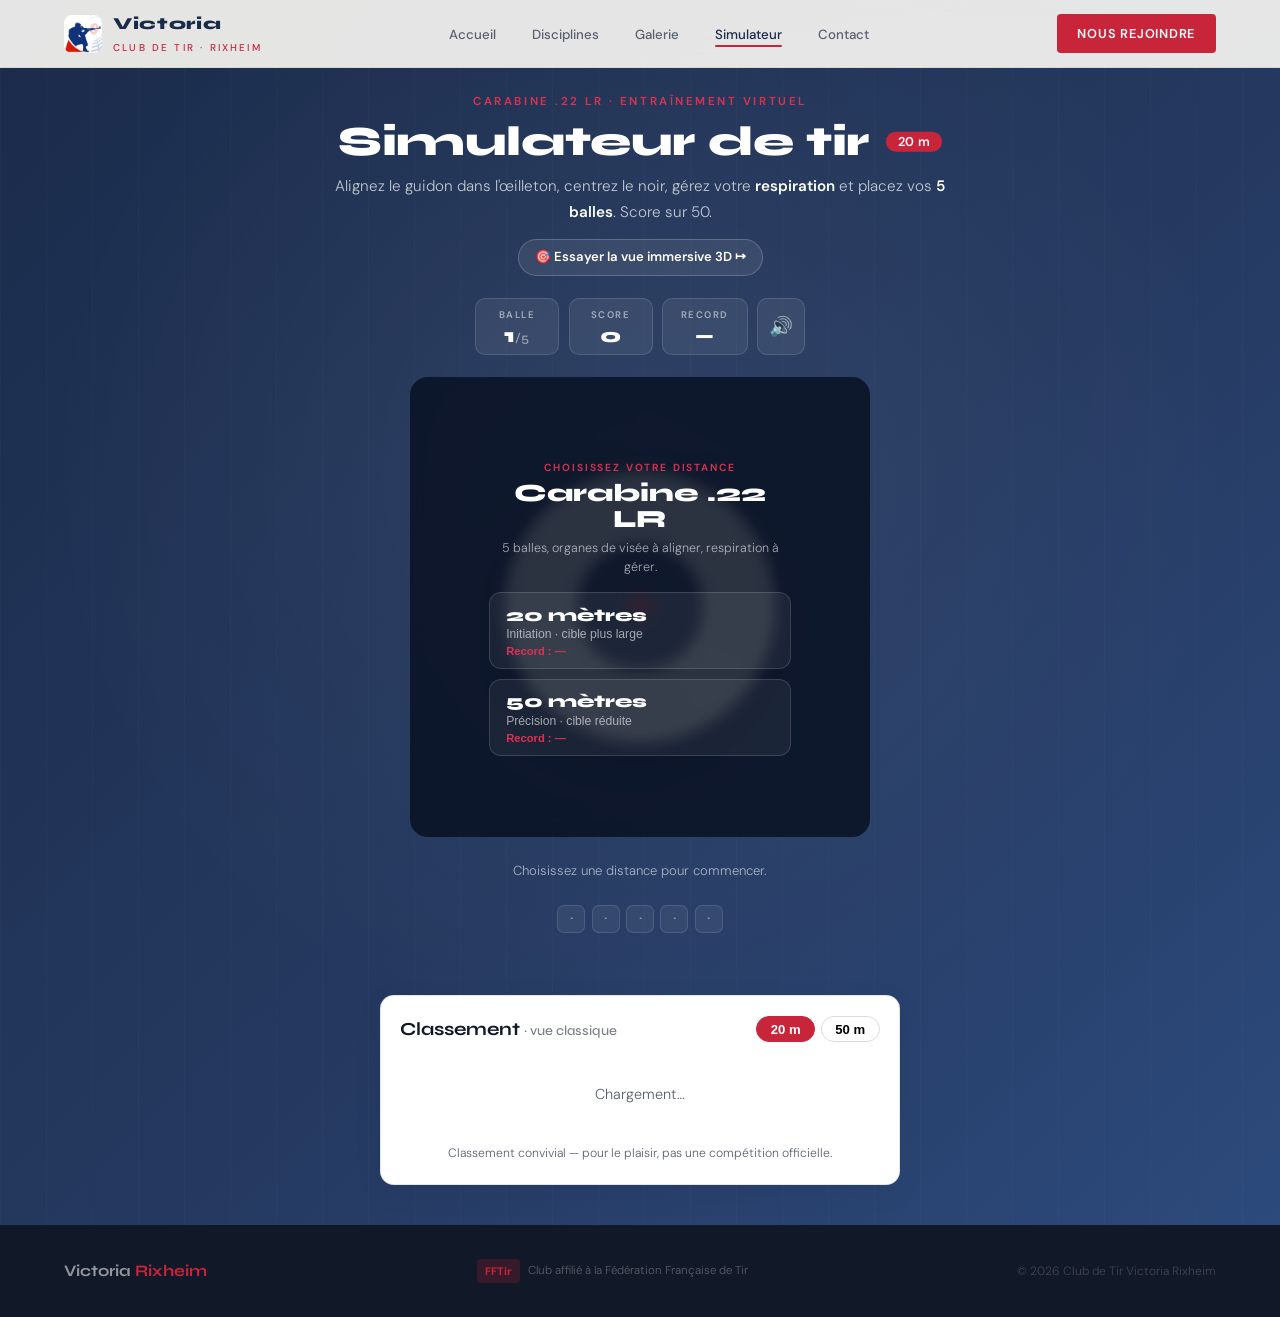
<file: jeu.html>
<!DOCTYPE html>
<html lang="fr">
<head>
  <meta charset="UTF-8" />
  <meta name="viewport" content="width=device-width, initial-scale=1.0, user-scalable=no" />
  <meta name="description" content="Simulateur de tir .22LR — Club de Tir Victoria Rixheim. Alignez les organes de visée, gérez votre respiration et placez vos 5 balles. Modes 20 m et 50 m." />
  <meta name="robots" content="noindex,nofollow" />
  <link rel="icon" type="image/jpeg" href="./assets/img/logo.jpg" />
  <title>Simulateur de tir .22LR — Victoria Rixheim</title>
  <link rel="preconnect" href="https://fonts.googleapis.com" />
  <link rel="preconnect" href="https://fonts.gstatic.com" crossorigin />
  <link href="https://fonts.googleapis.com/css2?family=Syne:wght@400;500;600;700;800&family=DM+Sans:ital,opsz,wght@0,9..40,300;0,9..40,400;0,9..40,500;1,9..40,300&display=swap" rel="stylesheet" />
  <link rel="stylesheet" href="./assets/css/tokens.css" />
  <link rel="stylesheet" href="./assets/css/main.css" />
  <link rel="stylesheet" href="./assets/css/jeu.css" />
</head>
<body>

<!-- NAV -->
<nav id="nav">
  <a href="./index.html#accueil" class="nav-logo" aria-label="Accueil — Club de Tir Victoria Rixheim">
    <img class="logo-icon" src="./assets/img/logo.jpg" alt="" aria-hidden="true" />
    <div>
      <span class="logo-name">Victoria</span>
      <span class="logo-sub">Club de Tir · Rixheim</span>
    </div>
  </a>

  <ul class="nav-links" id="navLinks">
    <li><a href="./index.html#accueil">Accueil</a></li>
    <li><a href="./index.html#disciplines">Disciplines</a></li>
    <li><a href="./index.html#galerie">Galerie</a></li>
    <li><a href="./jeu.html" class="active">Simulateur</a></li>
    <li><a href="./index.html#contact">Contact</a></li>
  </ul>

  <a class="nav-cta" href="./index.html#cta">Nous rejoindre</a>
  <button class="hamburger" id="hbg" aria-label="Menu"><span></span><span></span><span></span></button>
</nav>


<!-- JEU -->
<main class="game-wrap">

  <div class="game-head">
    <div class="game-eye">Carabine .22 LR · Entraînement virtuel</div>
    <h1 class="game-title">Simulateur de tir <span class="dist-chip" id="distChip">20 m</span></h1>
    <p class="game-sub">Alignez le guidon dans l'œilleton, centrez le noir, gérez votre <strong>respiration</strong> et placez vos <strong>5 balles</strong>. Score sur 50.</p>
    <a href="./jeu-fps.html" class="view-switch">🎯 Essayer la vue immersive 3D ↦</a>
  </div>

  <!-- HUD -->
  <div class="hud">
    <div class="hud-item">
      <span class="hud-lab">Balle</span>
      <span class="hud-val"><span id="shotNum">1</span><span class="hud-tot">/5</span></span>
    </div>
    <div class="hud-item">
      <span class="hud-lab">Score</span>
      <span class="hud-val" id="scoreVal">0</span>
    </div>
    <div class="hud-item">
      <span class="hud-lab">Record</span>
      <span class="hud-val" id="bestVal">—</span>
    </div>
    <button class="hud-btn" id="soundBtn" aria-pressed="true" title="Activer / couper le son">🔊</button>
  </div>

  <!-- STAGE -->
  <div class="stage-shell">
    <div class="stage" id="stage" aria-label="Cible de tir — visez et tirez">

      <!-- CIBLE (taille variable selon distance) -->
      <div class="target" id="target">
        <svg class="target-svg" viewBox="0 0 200 200" aria-hidden="true">
          <circle cx="100" cy="100" r="98" class="t-face"/>
          <circle cx="100" cy="100" r="46" class="t-bull"/>
          <circle cx="100" cy="100" r="92"  class="t-ring"/>
          <circle cx="100" cy="100" r="82.8" class="t-ring"/>
          <circle cx="100" cy="100" r="73.6" class="t-ring"/>
          <circle cx="100" cy="100" r="64.4" class="t-ring"/>
          <circle cx="100" cy="100" r="55.2" class="t-ring"/>
          <circle cx="100" cy="100" r="46"   class="t-ring t-ring-bull"/>
          <circle cx="100" cy="100" r="36.8" class="t-ring t-ring-bull"/>
          <circle cx="100" cy="100" r="27.6" class="t-ring t-ring-bull"/>
          <circle cx="100" cy="100" r="18.4" class="t-ring t-ring-bull"/>
          <circle cx="100" cy="100" r="9.2"  class="t-ten"/>
        </svg>
      </div>

      <!-- ORGANES DE VISÉE (créés visibles, déplacés par JS) -->
      <!-- œilleton arrière (rear peep) : grand cercle flou -->
      <div class="rear-peep" id="rearPeep" aria-hidden="true"></div>
      <!-- guidon annulaire (front sight) : anneau net à centrer -->
      <div class="front-sight" id="frontSight" aria-hidden="true">
        <span class="fs-ring"></span>
        <span class="fs-cross fs-h"></span>
        <span class="fs-cross fs-v"></span>
      </div>

      <!-- impacts injectés par JS -->
    </div>

    <!-- MENU choix de distance -->
    <div class="menu" id="menu">
      <div class="menu-card">
        <div class="menu-eye">Choisissez votre distance</div>
        <h2 class="menu-title">Carabine .22 LR</h2>
        <p class="menu-desc">5 balles, organes de visée à aligner, respiration à gérer.</p>
        <div class="menu-btns">
          <button class="dist-btn" data-mode="20">
            <strong>20 mètres</strong>
            <span>Initiation · cible plus large</span>
            <em class="dist-best" id="best20">Record : —</em>
          </button>
          <button class="dist-btn" data-mode="50">
            <strong>50 mètres</strong>
            <span>Précision · cible réduite</span>
            <em class="dist-best" id="best50">Record : —</em>
          </button>
        </div>
      </div>
    </div>

    <!-- RÉCAP fin de série -->
    <div class="recap" id="recap" hidden>
      <div class="recap-card">
        <div class="recap-eye">Carton terminé · <span id="recapDist">20 m</span></div>
        <div class="recap-score"><span id="recapScore">0</span><span class="recap-max">/50</span></div>
        <div class="recap-rating" id="recapRating">—</div>
        <div class="recap-best" id="recapBest"></div>
        <div class="lb-publish">
          <input id="pseudoInput" class="lb-pseudo" type="text" maxlength="20"
                 placeholder="Ton pseudo" aria-label="Ton pseudo pour le classement" />
          <button class="btn-red" id="publishBtn" type="button">Publier mon score</button>
          <div class="lb-publish-msg" id="publishMsg" role="status"></div>
        </div>
        <div class="recap-actions">
          <button class="btn-red" id="replayBtn">Nouveau carton</button>
          <button class="btn-ghost" id="changeDistBtn">Changer de distance</button>
        </div>
      </div>
    </div>
  </div>

  <p class="hint" id="hint">Choisissez une distance pour commencer.</p>

  <!-- pastilles de score de la série -->
  <div class="pellets" id="pellets" aria-label="Scores du carton"></div>

  <!-- CLASSEMENT -->
  <section id="leaderboard" class="leaderboard" data-view="2d">
    <div class="lb-head">
      <h2 class="lb-title">Classement <span>· vue classique</span></h2>
      <div class="lb-tabs" role="tablist" aria-label="Distance">
        <button class="lb-tab active" data-mode="20" type="button">20 m</button>
        <button class="lb-tab" data-mode="50" type="button">50 m</button>
      </div>
    </div>
    <ol class="lb-list" id="lbList"><li class="lb-empty">Chargement…</li></ol>
    <p class="lb-foot">Classement convivial — pour le plaisir, pas une compétition officielle.</p>
  </section>

</main>


<!-- FOOTER -->
<footer>
  <div class="f-brand">Victoria <span>Rixheim</span></div>
  <div class="f-badge"><strong>FFTir</strong> Club affilié à la Fédération Française de Tir</div>
  <div class="f-copy">© 2026 Club de Tir Victoria Rixheim</div>
</footer>


<script type="module" src="./assets/js/ui.js"></script>
<script type="module" src="./assets/js/jeu.js"></script>
<script type="module" src="./assets/js/leaderboard.js"></script>
</body>
</html>
</file>
<file: assets/css/tokens.css>
:root {
  --canvas:   #F5F4F0;
  --white:    #FFFFFF;
  --surface:  #ECEAE4;
  --navy:     #1A2B4A;
  --navy-mid: #253960;
  --navy-lt:  #344D7A;
  --red:      #C8253B;
  --red-lt:   #E03050;
  --ink:      #111827;
  --muted:    #586070; /* assombri vs #6B7280 → contraste AA (≈5.5:1 sur le crème) */
  --border:   #D9D6CE;
  --hero-grad: linear-gradient(135deg, #1A2B4A 0%, #253960 55%, #2C4A7C 100%);
}

*, *::before, *::after { box-sizing: border-box; margin: 0; padding: 0; }

html { scroll-behavior: smooth; }
body {
  background: var(--canvas);
  color: var(--ink);
  font-family: 'DM Sans', sans-serif;
  font-weight: 300;
  line-height: 1.7;
  overflow-x: hidden;
}
::-webkit-scrollbar { width: 4px; }
::-webkit-scrollbar-track { background: var(--surface); }
::-webkit-scrollbar-thumb { background: var(--navy); border-radius: 2px; }

/* ── Icônes SVG (remplacent les emojis) ─── */
.icon { width: 1em; height: 1em; display: inline-block; vertical-align: middle; stroke: currentColor; fill: none; stroke-width: 2; stroke-linecap: round; stroke-linejoin: round; flex-shrink: 0; }

/* ── Accessibilité : focus clavier visible sur tous les éléments interactifs ─── */
a:focus-visible, button:focus-visible, input:focus-visible {
  outline: 2px solid var(--red);
  outline-offset: 2px;
  border-radius: 3px;
}

/* ── Accessibilité : respect de "réduire les animations" (système) ─── */
@media (prefers-reduced-motion: reduce) {
  html { scroll-behavior: auto; }
  *, *::before, *::after {
    animation-duration: 0.001ms !important;
    animation-iteration-count: 1 !important;
    transition-duration: 0.001ms !important;
    scroll-behavior: auto !important;
  }
  /* Les éléments révélés au scroll doivent rester visibles */
  .reveal { opacity: 1 !important; transform: none !important; }
}
</file>
<file: assets/css/main.css>
/* ── NAV ─── */
nav {
  position: fixed; top: 0; left: 0; right: 0; z-index: 100;
  display: flex; align-items: center; justify-content: space-between;
  padding: 0 clamp(1.5rem,5vw,4rem); height: 68px;
  background: rgba(245,244,240,0.93);
  backdrop-filter: blur(16px);
  border-bottom: 1px solid var(--border);
  transition: box-shadow 0.3s;
}
nav.scrolled { box-shadow: 0 2px 24px rgba(26,43,74,0.08); }

.nav-logo { display:flex; align-items:center; gap:11px; text-decoration:none; }
.logo-icon { width:38px; height:38px; flex-shrink:0; object-fit:contain; border-radius:8px; }
.logo-name { font-family:'Syne',sans-serif; font-size:1.05rem; font-weight:800; letter-spacing:.04em; color:var(--navy); display:block; }
.logo-sub  { font-size:.62rem; font-weight:500; letter-spacing:.22em; text-transform:uppercase; color:var(--red); display:block; margin-top:1px; }

.nav-links { display:flex; gap:2.25rem; list-style:none; }
.nav-links a { font-size:.83rem; font-weight:500; color:var(--muted); text-decoration:none; position:relative; transition:color .2s; }
.nav-links a::after { content:''; position:absolute; left:0; bottom:-4px; width:0; height:2px; background:var(--red); border-radius:1px; transition:width .25s; }
.nav-links a:hover, .nav-links a.active { color:var(--navy); }
.nav-links a:hover::after, .nav-links a.active::after { width:100%; }

.nav-cta { font-size:.8rem; font-weight:600; letter-spacing:.06em; text-transform:uppercase; color:var(--white); background:var(--red); border:none; padding:.55rem 1.3rem; border-radius:4px; text-decoration:none; transition:background .2s, transform .15s; }
.nav-cta:hover { background:var(--red-lt); transform:translateY(-1px); }

.nav-secondary { font-size:.78rem; font-weight:500; color:var(--muted); text-decoration:none; padding:.55rem .9rem; border-radius:4px; transition:color .2s, background .2s; }
.nav-secondary:hover { color:var(--navy); background:rgba(26,43,74,.05); }

.hamburger { display:none; flex-direction:column; gap:5px; cursor:pointer; padding:4px; background:none; border:none; }
.hamburger span { display:block; width:22px; height:2px; background:var(--navy); border-radius:1px; transition:transform .3s, opacity .3s; }
.hamburger.open span:nth-child(1) { transform:translateY(7px) rotate(45deg); }
.hamburger.open span:nth-child(2) { opacity:0; }
.hamburger.open span:nth-child(3) { transform:translateY(-7px) rotate(-45deg); }

@media(max-width:820px){
  .nav-links { display:none; flex-direction:column; gap:0; position:absolute; top:68px; left:0; right:0; background:var(--white); border-bottom:1px solid var(--border); padding:.5rem 0; box-shadow:0 4px 20px rgba(0,0,0,.08); }
  .nav-links.open { display:flex; }
  .nav-links a { padding:.85rem clamp(1.5rem,5vw,4rem); }
  .nav-links a::after { display:none; }
  .nav-cta { display:none; }
  .hamburger { display:flex; }
}

/* ── HERO ─── */
#accueil {
  min-height:100svh;
  background: var(--hero-grad);
  display:grid; grid-template-columns:1fr 1fr;
  align-items:center;
  padding-top:68px;
  position:relative; overflow:hidden;
}
#accueil::before {
  content:''; position:absolute; inset:0;
  background-image: linear-gradient(rgba(255,255,255,.04) 1px,transparent 1px), linear-gradient(90deg,rgba(255,255,255,.04) 1px,transparent 1px);
  background-size:50px 50px;
  mask-image:radial-gradient(ellipse 80% 80% at 50% 50%,black 30%,transparent 100%);
}
#accueil::after { content:''; position:absolute; left:0; top:0; bottom:0; width:4px; background:linear-gradient(180deg,transparent,var(--red) 40%,var(--red) 60%,transparent); }

.hero-left { padding:clamp(3rem,7vw,6rem) clamp(2rem,6vw,5rem); position:relative; z-index:2; }
.hero-badge {
  display:inline-flex; align-items:center; gap:8px;
  background:rgba(255,255,255,.1); border:1px solid rgba(255,255,255,.15); border-radius:100px;
  padding:.35rem .9rem; font-size:.72rem; font-weight:500; letter-spacing:.14em; text-transform:uppercase; color:rgba(255,255,255,.8);
  margin-bottom:1.75rem; animation:fadeUp .7s ease both;
}
.badge-dot { width:6px; height:6px; border-radius:50%; background:var(--red); box-shadow:0 0 6px var(--red); animation:pulse 2s ease-in-out infinite; }
@keyframes pulse { 0%,100%{opacity:1;transform:scale(1)} 50%{opacity:.6;transform:scale(.8)} }

h1.hero-title { font-family:'Syne',sans-serif; font-size:clamp(3rem,7vw,5.5rem); font-weight:800; line-height:1; letter-spacing:-.02em; color:var(--white); margin-bottom:1.5rem; animation:fadeUp .7s .1s ease both; }
h1.hero-title .acc { color:var(--red); }
.hero-desc { font-size:clamp(.95rem,1.5vw,1.05rem); color:rgba(255,255,255,.65); max-width:440px; margin-bottom:2.25rem; animation:fadeUp .7s .2s ease both; }
.hero-actions { display:flex; flex-wrap:wrap; gap:.85rem; animation:fadeUp .7s .3s ease both; }

.btn-white { font-size:.85rem; font-weight:600; color:var(--navy); background:var(--white); border:none; padding:.8rem 1.75rem; border-radius:6px; text-decoration:none; transition:transform .15s, box-shadow .2s; }
.btn-white:hover { transform:translateY(-2px); box-shadow:0 8px 24px rgba(0,0,0,.2); }
.btn-outline-w { font-size:.85rem; font-weight:500; color:rgba(255,255,255,.85); background:transparent; border:1.5px solid rgba(255,255,255,.3); padding:.8rem 1.75rem; border-radius:6px; text-decoration:none; transition:border-color .2s, color .2s; }
.btn-outline-w:hover { border-color:rgba(255,255,255,.7); color:var(--white); }

@keyframes fadeUp { from{opacity:0;transform:translateY(18px)} to{opacity:1;transform:none} }

.hero-right { position:relative; z-index:2; display:flex; align-items:center; justify-content:center; padding:2rem; }
.hero-visual { position:relative; width:min(340px,90%); aspect-ratio:1; }
.target-rings { position:absolute; inset:0; display:flex; align-items:center; justify-content:center; }
.target-rings svg { width:100%; height:100%; animation:spin 80s linear infinite; }
@keyframes spin { to{transform:rotate(360deg)} }

.hero-pill { position:absolute; background:rgba(255,255,255,.1); backdrop-filter:blur(10px); border:1px solid rgba(255,255,255,.18); border-radius:10px; padding:.7rem 1.1rem; animation:float 4s ease-in-out infinite; }
.hero-pill:nth-child(2){animation-delay:-1.5s}
.hero-pill:nth-child(3){animation-delay:-3s}
@keyframes float { 0%,100%{transform:translateY(0)} 50%{transform:translateY(-8px)} }
.pill-1{top:10%;left:-5%} .pill-2{bottom:15%;right:-8%} .pill-3{top:42%;right:-14%}
.pill-val { font-family:'Syne',sans-serif; font-size:1.4rem; font-weight:800; color:var(--white); line-height:1; }
.pill-lab { font-size:.68rem; font-weight:500; letter-spacing:.12em; text-transform:uppercase; color:rgba(255,255,255,.5); }

@media(max-width:820px){
  #accueil{grid-template-columns:1fr}
  .hero-right{display:none}
  .hero-left{padding:3rem 1.5rem 5rem}
}

.hero-stats {
  position:absolute; bottom:0; left:0; right:0;
  display:grid; grid-template-columns:repeat(4,1fr);
  border-top:1px solid rgba(255,255,255,.1);
}
.stat-item { padding:1.25rem clamp(1.5rem,4vw,3rem); border-right:1px solid rgba(255,255,255,.1); animation:fadeUp .7s .4s ease both; }
.stat-item:last-child { border-right:none; }
.stat-val { font-family:'Syne',sans-serif; font-size:1.5rem; font-weight:800; color:var(--white); line-height:1; }
.stat-lab { font-size:.72rem; color:rgba(255,255,255,.4); margin-top:2px; }
@media(max-width:640px){
  .hero-stats{ grid-template-columns:repeat(2,minmax(0,1fr)); }
  .stat-item{ padding:1.1rem 1.1rem; }
  .stat-val{ font-size:1.25rem; }
}

/* ── SECTION HEADER ─── */
.sec-head { margin-bottom:clamp(2.5rem,5vw,3.5rem); }
.sec-label { font-size:.72rem; font-weight:600; letter-spacing:.3em; text-transform:uppercase; color:var(--red); margin-bottom:.6rem; display:flex; align-items:center; gap:10px; }
.sec-label::before { content:''; display:block; width:24px; height:2px; background:var(--red); border-radius:1px; }
.sec-title { font-family:'Syne',sans-serif; font-size:clamp(2rem,4.5vw,3rem); font-weight:800; line-height:1.1; letter-spacing:-.02em; color:var(--navy); }

/* ── INFOS ─── */
#infos { padding:clamp(4rem,8vw,7rem) clamp(1.5rem,5vw,4rem); background:var(--white); }
.infos-layout { display:grid; grid-template-columns:repeat(2,1fr); gap:1.5rem; }
@media(max-width:768px){ .infos-layout{grid-template-columns:1fr} }

.info-card { background:var(--canvas); border:1px solid var(--border); border-radius:12px; padding:2rem; position:relative; overflow:hidden; transition:transform .2s, box-shadow .2s, border-color .2s; }
.info-card:hover { transform:translateY(-3px); box-shadow:0 12px 36px rgba(26,43,74,.08); border-color:var(--navy); }
.info-card-top { display:flex; align-items:center; gap:.85rem; margin-bottom:1.25rem; }
.info-icon-box { width:42px; height:42px; flex-shrink:0; background:var(--navy); border-radius:10px; display:grid; place-items:center; font-size:1.1rem; }
.info-card-title { font-family:'Syne',sans-serif; font-size:1rem; font-weight:700; color:var(--navy); }

.horaire-row { display:flex; align-items:center; gap:.75rem; padding:.65rem 0; border-bottom:1px solid var(--border); }
.horaire-row:last-child { border-bottom:none; }
.horaire-row.alt { margin-top:.5rem; padding-top:.5rem; border-top:1px dashed var(--border); }
.horaire-dot { width:8px; height:8px; border-radius:50%; flex-shrink:0; background:var(--red); }
.horaire-dot.navy { background:var(--navy); }
.horaire-day { font-weight:600; font-size:.9rem; color:var(--navy); min-width:80px; }
.horaire-day.sm { font-size:.83rem; }
.horaire-time { font-size:.88rem; color:var(--muted); }
.horaire-badge { margin-left:auto; font-size:.66rem; font-weight:600; letter-spacing:.1em; text-transform:uppercase; background:rgba(200,37,59,.1); color:var(--red); border-radius:100px; padding:.2rem .6rem; }

.licence-desc { font-size:.85rem; color:var(--muted); margin-bottom:1rem; line-height:1.6; }
.licence-desc strong { color:var(--ink); }

.include-list { list-style:none; display:flex; flex-direction:column; gap:.5rem; }
.include-list li { display:flex; align-items:flex-start; gap:.6rem; font-size:.9rem; color:var(--ink); }
.include-list li::before { content:'✓'; font-weight:700; color:var(--red); flex-shrink:0; font-size:.82rem; margin-top:2px; }

.tarif-list { display:flex; flex-direction:column; }
.tarif-row { display:flex; justify-content:space-between; align-items:center; padding:.7rem 0; border-bottom:1px solid var(--border); }
.tarif-row:last-child { border-bottom:none; }
.tarif-label { font-size:.9rem; color:var(--ink); }
.tarif-price { font-family:'Syne',sans-serif; font-size:1.1rem; font-weight:700; color:var(--navy); }
.tarif-price.hi { color:var(--red); }

.doc-chips { display:flex; flex-wrap:wrap; gap:.5rem; }
.doc-chip { font-size:.78rem; font-weight:500; background:var(--white); border:1px solid var(--border); border-radius:6px; padding:.35rem .7rem; color:var(--ink); }
.doc-note { margin-top:1rem; font-size:.85rem; color:var(--muted); line-height:1.5; padding:.75rem; background:rgba(200,37,59,.04); border-left:3px solid var(--red); border-radius:0 6px 6px 0; }
.doc-note strong { color:var(--ink); font-weight:500; }
.doc-dl { display:inline-flex; align-items:center; gap:.5rem; margin-top:.85rem; font-size:.8rem; font-weight:600; color:var(--white); background:var(--navy); padding:.5rem 1rem; border-radius:6px; text-decoration:none; transition:background .2s; }
.doc-dl:hover { background:var(--navy-lt); }

/* ── DISCIPLINES ─── */
#disciplines { padding:clamp(4rem,8vw,7rem) clamp(1.5rem,5vw,4rem); background:var(--canvas); }
.disc-grid { display:grid; grid-template-columns:repeat(3,1fr); gap:1px; background:var(--border); border:1px solid var(--border); border-radius:14px; overflow:hidden; }
@media(max-width:960px){ .disc-grid{grid-template-columns:repeat(2,1fr)} }
@media(max-width:560px){ .disc-grid{grid-template-columns:1fr} }

.disc-card { background:var(--white); padding:2rem; position:relative; overflow:hidden; transition:background .25s; }
.disc-card:hover { background:#F8F7FD; }
.disc-card.feat { grid-column:span 2; background:var(--navy); color:var(--white); }
.disc-card.feat:hover { background:var(--navy-mid); }
@media(max-width:560px){ .disc-card.feat{grid-column:span 1} }

.disc-num { font-family:'Syne',sans-serif; font-size:.68rem; font-weight:700; letter-spacing:.2em; text-transform:uppercase; color:var(--muted); margin-bottom:1.25rem; }
.disc-card.feat .disc-num { color:rgba(255,255,255,.3); }
.disc-icon { font-size:1.75rem; margin-bottom:.85rem; display:block; }
.disc-dist { font-size:.72rem; font-weight:600; letter-spacing:.16em; text-transform:uppercase; color:var(--red); margin-bottom:.35rem; }
.disc-name { font-family:'Syne',sans-serif; font-size:1.05rem; font-weight:700; color:var(--navy); margin-bottom:.65rem; line-height:1.2; }
.disc-card.feat .disc-name { color:var(--white); font-size:1.3rem; }
.disc-desc { font-size:.87rem; color:var(--muted); line-height:1.65; }
.disc-card.feat .disc-desc { color:rgba(255,255,255,.6); }

.disc-card::after { content:''; position:absolute; left:0; bottom:0; right:0; height:3px; background:var(--red); transform:scaleX(0); transform-origin:left; transition:transform .35s ease; }
.disc-card:hover::after { transform:scaleX(1); }
.disc-card.feat::after { transform:scaleX(0.2); }
.disc-card.feat:hover::after { transform:scaleX(1); }

/* ── GALERIE ─── */
#galerie { padding:clamp(4rem,8vw,7rem) clamp(1.5rem,5vw,4rem) clamp(3rem,6vw,5rem); background:var(--white); }
.gallery-grid { display:grid; grid-template-columns:repeat(4,1fr); gap:.75rem; }
@media(max-width:960px){ .gallery-grid{grid-template-columns:repeat(3,1fr)} }
@media(max-width:640px){ .gallery-grid{grid-template-columns:repeat(2,1fr)} }

.gallery-item { aspect-ratio:1; border:none; padding:0; border-radius:10px; overflow:hidden; cursor:zoom-in; background:var(--canvas); }
.gallery-item img { width:100%; height:100%; object-fit:cover; display:block; transition:transform .3s; }
.gallery-item:hover img { transform:scale(1.05); }
.gallery-empty { grid-column:1/-1; font-size:.9rem; color:var(--muted); text-align:center; padding:2.5rem 0; width:100%; }

/* Carousel (page d'accueil) */
.gallery-carousel { display:flex; align-items:center; gap:.5rem; }
.carousel-track {
  display:flex; gap:.75rem; flex:1;
  overflow-x:auto; scroll-snap-type:x mandatory; scroll-behavior:smooth;
  padding:.25rem; scrollbar-width:none; -ms-overflow-style:none;
}
.carousel-track::-webkit-scrollbar { display:none; }
.carousel-track .gallery-item {
  flex:0 0 clamp(210px, 30%, 300px);
  aspect-ratio:4/3; scroll-snap-align:start;
}
.carousel-nav {
  flex:0 0 auto; width:42px; height:42px; border-radius:50%;
  border:1px solid var(--line, rgba(0,0,0,.12)); background:var(--white); color:var(--ink, #111);
  font-size:1.5rem; line-height:1; cursor:pointer; transition:background .2s, opacity .2s;
  display:flex; align-items:center; justify-content:center;
}
.carousel-nav:hover { background:var(--canvas); }
.carousel-nav:disabled { opacity:.35; cursor:default; }
@media(max-width:640px){ .carousel-track .gallery-item{ flex-basis:72%; } }

.gallery-actions { text-align:center; margin-top:1.75rem; }

.lightbox {
  position:fixed; inset:0; z-index:300;
  display:flex; align-items:center; justify-content:center;
  background:rgba(17,24,39,.92);
  opacity:0; visibility:hidden; transition:opacity .25s;
  padding:2rem;
}
.lightbox.open { opacity:1; visibility:visible; }
.lightbox-img { max-width:100%; max-height:100%; border-radius:8px; box-shadow:0 20px 60px rgba(0,0,0,.4); }
.lightbox-close {
  position:absolute; top:1.25rem; right:1.5rem;
  width:42px; height:42px; border-radius:50%;
  background:rgba(255,255,255,.1); border:1px solid rgba(255,255,255,.18); color:var(--white);
  font-size:1.1rem; cursor:pointer; transition:background .2s;
}
.lightbox-close:hover { background:rgba(255,255,255,.2); }

/* ── BÉNÉVOLAT ─── */
#benevolat { padding:clamp(3rem,6vw,5rem) clamp(1.5rem,5vw,4rem); background:var(--canvas); }
.benevole-card {
  background:var(--white); border:1px solid var(--border); border-radius:14px;
  padding:clamp(2rem,4vw,3rem); max-width:760px;
  position:relative; overflow:hidden;
}
.benevole-card::before { content:''; position:absolute; left:0; top:0; bottom:0; width:4px; background:var(--red); }
.benevole-lead { font-family:'Syne',sans-serif; font-size:1.15rem; font-weight:700; color:var(--navy); margin-bottom:.85rem; line-height:1.4; }
.benevole-card p { font-size:.95rem; color:var(--muted); line-height:1.7; margin-bottom:1.5rem; }
.benevole-card p:last-of-type { margin-bottom:1.75rem; }

/* ── CONTACT ─── */
#contact { padding:clamp(4rem,8vw,7rem) clamp(1.5rem,5vw,4rem); background:var(--white); }
.contact-grid { display:grid; grid-template-columns:1fr 1.2fr; gap:clamp(2rem,5vw,4rem); align-items:start; }
@media(max-width:820px){ .contact-grid{grid-template-columns:1fr} }

.contact-items { display:flex; flex-direction:column; gap:1rem; }
.contact-item { display:flex; align-items:flex-start; gap:1rem; padding:1.25rem 1.5rem; background:var(--canvas); border:1px solid var(--border); border-radius:10px; transition:border-color .2s, box-shadow .2s; }
.contact-item:hover { border-color:var(--navy); box-shadow:0 4px 20px rgba(26,43,74,.07); }
.ci-icon { width:40px; height:40px; flex-shrink:0; background:var(--navy); border-radius:8px; display:grid; place-items:center; font-size:1rem; }
.ci-label { font-size:.68rem; font-weight:600; letter-spacing:.2em; text-transform:uppercase; color:var(--red); margin-bottom:.15rem; }
.ci-value { font-size:.95rem; color:var(--ink); }
.ci-value.sm { font-size:.9rem; }
.ci-value a { color:var(--navy); text-decoration:none; font-weight:500; }
.ci-value a:hover { color:var(--red); }
.ci-sub { font-size:.8rem; color:var(--muted); margin-top:1px; }

.map-block { background:var(--canvas); border:1px solid var(--border); border-radius:12px; overflow:hidden; display:flex; flex-direction:column; }
.map-ph { flex:1; min-height:280px; background:linear-gradient(135deg,#EAE8E2,#E0DDD5); display:flex; align-items:center; justify-content:center; position:relative; }
.map-grid-bg { position:absolute; inset:0; background-image:linear-gradient(var(--border) 1px,transparent 1px),linear-gradient(90deg,var(--border) 1px,transparent 1px); background-size:28px 28px; }
.map-center { position:relative; z-index:1; display:flex; flex-direction:column; align-items:center; gap:.6rem; }
.map-pin-svg { width:48px; height:48px; filter:drop-shadow(0 4px 12px rgba(200,37,59,.3)); animation:bounce 2.5s ease-in-out infinite; }
@keyframes bounce { 0%,100%{transform:translateY(0)} 50%{transform:translateY(-7px)} }
.map-lbl { font-family:'Syne',sans-serif; font-size:.82rem; font-weight:700; color:var(--navy); text-align:center; background:var(--white); padding:.4rem .9rem; border-radius:100px; box-shadow:0 2px 10px rgba(0,0,0,.1); }
.map-foot { padding:1rem 1.5rem; display:flex; justify-content:space-between; align-items:center; border-top:1px solid var(--border); }
.map-foot-txt { font-size:.85rem; color:var(--muted); }
.map-lnk { font-size:.8rem; font-weight:600; color:var(--white); background:var(--navy); padding:.45rem 1rem; border-radius:6px; text-decoration:none; transition:background .2s; }
.map-lnk:hover { background:var(--navy-lt); }

/* ── CTA ─── */
#cta { padding:clamp(3rem,6vw,5rem) clamp(1.5rem,5vw,4rem); background:var(--navy); text-align:center; position:relative; overflow:hidden; }
#cta::before { content:'VICTORIA'; position:absolute; left:50%; top:50%; transform:translate(-50%,-50%); font-family:'Syne',sans-serif; font-size:clamp(5rem,20vw,16rem); font-weight:800; color:rgba(255,255,255,.03); white-space:nowrap; pointer-events:none; letter-spacing:.1em; }
.cta-eye { font-size:.72rem; font-weight:600; letter-spacing:.3em; text-transform:uppercase; color:var(--red); margin-bottom:1rem; position:relative; }
.cta-ttl { font-family:'Syne',sans-serif; font-size:clamp(1.8rem,4vw,3rem); font-weight:800; color:var(--white); margin-bottom:1rem; position:relative; }
.cta-dsc { font-size:1rem; color:rgba(255,255,255,.55); max-width:480px; margin:0 auto 2.5rem; position:relative; }
.cta-btns { display:flex; flex-wrap:wrap; gap:1rem; justify-content:center; position:relative; }
.btn-red { font-size:.88rem; font-weight:600; color:var(--white); background:var(--red); border:none; padding:.85rem 2rem; border-radius:8px; text-decoration:none; transition:background .2s, transform .15s; cursor:pointer; }
.btn-red:hover { background:var(--red-lt); transform:translateY(-2px); }
.btn-out-w { font-size:.85rem; font-weight:500; color:rgba(255,255,255,.75); background:transparent; border:1.5px solid rgba(255,255,255,.25); padding:.85rem 2rem; border-radius:8px; text-decoration:none; transition:border-color .2s, color .2s; }
.btn-out-w:hover { border-color:rgba(255,255,255,.6); color:var(--white); }

/* ── FOOTER ─── */
footer { background:#111827; padding:2rem clamp(1.5rem,5vw,4rem); display:flex; flex-wrap:wrap; align-items:center; justify-content:space-between; gap:1rem; }
.f-brand { font-family:'Syne',sans-serif; font-size:1rem; font-weight:700; color:rgba(255,255,255,.55); }
.f-brand span { color:var(--red); }
.f-badge { font-size:.72rem; color:rgba(255,255,255,.3); display:flex; align-items:center; gap:.5rem; }
.f-badge strong { background:rgba(200,37,59,.2); color:var(--red); padding:.15rem .5rem; border-radius:4px; font-size:.68rem; }
.f-copy { font-size:.75rem; color:rgba(255,255,255,.2); }

/* ── REVEAL ─── */
.reveal { opacity:0; transform:translateY(20px); transition:opacity .6s ease, transform .6s ease; }
.reveal.in { opacity:1; transform:none; }
.d1{transition-delay:.1s} .d2{transition-delay:.2s} .d3{transition-delay:.3s} .d4{transition-delay:.4s}

/* ── FIX A1 — Hero pills : réduire les offsets négatifs sur viewport intermédiaire (tablette/laptop) ─── */
@media(max-width:1100px) and (min-width:821px) {
  .pill-1{top:8%;left:2%} .pill-2{bottom:18%;right:0%} .pill-3{top:42%;right:-3%}
}

/* ── FIX A2 — Hero stats : assez de padding-bottom sur mobile pour éviter le chevauchement ─── */
@media(max-width:820px) {
  .hero-left { padding-bottom: 7rem; }
}
@media(max-width:640px) {
  .hero-left { padding-bottom: 10rem; }
}

/* ── B1 — Balle qui frappe la cible (JS la crée, CSS l'anime) ─── */
.hero-bullet {
  position:absolute; top:50%; left:50%;
  width:10px; height:5px;
  background:var(--red); border-radius:3px 1px 1px 3px;
  box-shadow:0 0 6px rgba(200,37,59,.6);
  pointer-events:none; z-index:10;
  transform-origin:center;
  margin-top:-2.5px;
}
.hero-impact {
  position:absolute; top:50%; left:50%;
  width:20px; height:20px;
  margin:-10px 0 0 -10px;
  border:2px solid var(--red); border-radius:50%;
  pointer-events:none; z-index:10;
}
.hero-mark {
  position:absolute; top:50%; left:50%;
  width:4px; height:4px;
  margin:-2px 0 0 -2px;
  background:var(--red); border-radius:50%;
  pointer-events:none; z-index:9;
  opacity:0; animation:markFade 4s ease forwards;
  transition:opacity .1s;
}
@keyframes markFade { 0%{opacity:.9} 80%{opacity:.9} 100%{opacity:0} }

/* ── B3 — Scope : effet curseur lunette de visée sur les cartes disciplines ─── */
.disc-card:not(.feat) {
  background-color:var(--white);
  background-image:radial-gradient(circle 90px at var(--mx,50%) var(--my,50%), rgba(200,37,59,.07), transparent);
  transition:background-color .25s;
}
.disc-card:not(.feat):hover { background-color:#F8F7F4; }

/* ── ICÔNES SVG (tailles & couleurs selon le contexte) ─── */
.info-icon-box .icon { width:20px; height:20px; color:var(--white); }
.ci-icon .icon       { width:18px; height:18px; color:var(--white); }
.disc-icon           { width:1.75rem; height:1.75rem; color:var(--red); margin-bottom:.85rem; display:block; }
.disc-card.feat .disc-icon { color:var(--white); }

/* ── SECTION « LE CLUB » ─── */
#club { padding:clamp(3.5rem,7vw,6rem) clamp(1.5rem,5vw,4rem); background:var(--canvas); }
.club-inner { max-width:780px; }
.club-lead { font-size:clamp(1rem,1.6vw,1.15rem); color:var(--muted); line-height:1.8; margin-top:1.25rem; }
.club-lead strong { color:var(--ink); font-weight:500; }
.club-facts { display:grid; grid-template-columns:repeat(4,1fr); gap:1px; margin-top:2.25rem; background:var(--border); border:1px solid var(--border); border-radius:12px; overflow:hidden; }
.club-fact { background:var(--white); padding:1.25rem 1rem; display:flex; flex-direction:column; gap:.25rem; }
.club-fact-k { font-family:'Syne',sans-serif; font-size:1.25rem; font-weight:800; color:var(--navy); line-height:1; }
.club-fact-v { font-size:.74rem; font-weight:500; letter-spacing:.08em; text-transform:uppercase; color:var(--muted); }
@media(max-width:640px){ .club-facts{grid-template-columns:1fr 1fr} }

/* ── CARTE (image cliquable → Google Maps) ─── */
.map-img-link { position:relative; flex:1; min-height:300px; display:block; overflow:hidden; }
.map-img { width:100%; height:100%; min-height:300px; object-fit:cover; display:block; transition:transform .4s ease; }
.map-img-link:hover .map-img { transform:scale(1.04); }
.map-img-pill {
  position:absolute; bottom:.85rem; right:.85rem;
  font-size:.72rem; font-weight:600; color:var(--white); background:var(--navy);
  padding:.45rem .9rem; border-radius:100px; box-shadow:0 2px 12px rgba(0,0,0,.25);
}
</file>
<file: assets/css/auth.css>
.field { display:flex; flex-direction:column; gap:.4rem; margin-bottom:1.1rem; }
.field label { font-size:.72rem; font-weight:600; letter-spacing:.16em; text-transform:uppercase; color:var(--navy); }
.field input {
  font-family:inherit; font-size:.95rem; color:var(--ink);
  background:var(--canvas);
  border:1px solid var(--border); border-radius:8px;
  padding:.75rem .9rem;
  transition:border-color .2s, background .2s;
}
.field input:focus { outline:none; border-color:var(--navy); background:var(--white); }

.auth-submit {
  width:100%;
  font-size:.85rem; font-weight:600; letter-spacing:.06em; text-transform:uppercase;
  color:var(--white); background:var(--red);
  border:none; border-radius:8px;
  padding:.85rem 1rem;
  cursor:pointer;
  transition:background .2s, transform .15s;
}
.auth-submit:hover { background:var(--red-lt); transform:translateY(-1px); }
.auth-submit:disabled { opacity:.6; cursor:not-allowed; transform:none; }

/* ── ESPACE MEMBRE ─── */
.member-shell {
  min-height:100svh;
  padding:120px clamp(1.5rem,5vw,4rem) 4rem;
  background:var(--canvas);
}
.member-card {
  max-width:720px; margin:0 auto;
  background:var(--white);
  border:1px solid var(--border); border-radius:14px;
  padding:clamp(2rem,4vw,3rem);
  box-shadow:0 4px 30px rgba(26,43,74,.05);
}
.member-eye { font-size:.72rem; font-weight:600; letter-spacing:.3em; text-transform:uppercase; color:var(--red); margin-bottom:.75rem; }
.member-card h1 { font-family:'Syne',sans-serif; font-size:clamp(2rem,4vw,2.75rem); font-weight:800; color:var(--navy); line-height:1.1; margin-bottom:1rem; }
.member-card p { font-size:1rem; color:var(--muted); margin-bottom:1.75rem; max-width:540px; }
.member-card .user-email { color:var(--navy); font-weight:500; }

/* ── ESPACE MEMBRE : page complète ─── */
.member-hero {
  background:var(--hero-grad);
  padding:calc(68px + 2.5rem) clamp(1.5rem,5vw,4rem) 3rem;
  position:relative; overflow:hidden;
  display:flex; align-items:center; justify-content:space-between; gap:2rem;
  flex-wrap:wrap;
}
.member-hero::before {
  content:''; position:absolute; inset:0;
  background-image:linear-gradient(rgba(255,255,255,.04) 1px,transparent 1px), linear-gradient(90deg,rgba(255,255,255,.04) 1px,transparent 1px);
  background-size:50px 50px;
  mask-image:radial-gradient(ellipse 80% 80% at 50% 50%,black 30%,transparent 100%);
  pointer-events:none;
}
.member-hero::after {
  content:''; position:absolute; left:0; top:0; bottom:0; width:4px;
  background:linear-gradient(180deg,transparent,var(--red) 40%,var(--red) 60%,transparent);
}
.member-hero-left { position:relative; z-index:2; }
.member-hero-eyebrow { font-size:.72rem; font-weight:600; letter-spacing:.3em; text-transform:uppercase; color:var(--red); margin-bottom:.6rem; }
.member-hero-left h1 { font-family:'Syne',sans-serif; font-size:clamp(2rem,4vw,3rem); font-weight:800; color:var(--white); line-height:1.1; letter-spacing:-.02em; margin-bottom:.75rem; }
.member-hero-meta { display:flex; align-items:center; gap:.75rem; flex-wrap:wrap; }
.member-role-badge {
  display:inline-flex; align-items:center; gap:6px;
  background:rgba(255,255,255,.1); border:1px solid rgba(255,255,255,.18); border-radius:100px;
  padding:.3rem .8rem; font-size:.7rem; font-weight:600; letter-spacing:.12em; text-transform:uppercase; color:rgba(255,255,255,.75);
}
.member-badge-dot { width:6px; height:6px; border-radius:50%; background:var(--red); box-shadow:0 0 6px var(--red); }

/* ── MEMBER CONTENT ─── */
.member-content { padding:clamp(2.5rem,5vw,4rem) clamp(1.5rem,5vw,4rem); display:flex; flex-direction:column; gap:3rem; max-width:1200px; margin:0 auto; }
.msec-head { margin-bottom:1.5rem; }
.msec-label { font-size:.72rem; font-weight:600; letter-spacing:.3em; text-transform:uppercase; color:var(--red); margin-bottom:.5rem; display:flex; align-items:center; gap:10px; }
.msec-label::before { content:''; display:block; width:24px; height:2px; background:var(--red); border-radius:1px; }
.msec-title { font-family:'Syne',sans-serif; font-size:1.6rem; font-weight:800; line-height:1.1; letter-spacing:-.02em; color:var(--navy); }

/* Convocations */
.convoc-list { display:flex; flex-direction:column; gap:.85rem; }
.convoc-card { display:flex; align-items:center; gap:1.25rem; padding:1.1rem 1.5rem; background:var(--white); border:1px solid var(--border); border-radius:12px; transition:box-shadow .2s, border-color .2s; }
.convoc-card:hover { border-color:var(--navy); box-shadow:0 4px 20px rgba(26,43,74,.08); }
.convoc-date { display:flex; flex-direction:column; align-items:center; min-width:44px; flex-shrink:0; }
.convoc-day { font-family:'Syne',sans-serif; font-size:1.6rem; font-weight:800; color:var(--navy); line-height:1; }
.convoc-month { font-size:.62rem; font-weight:700; letter-spacing:.18em; text-transform:uppercase; color:var(--red); }
.convoc-sep { width:1px; height:40px; background:var(--border); flex-shrink:0; }
.convoc-info { flex:1; min-width:0; }
.convoc-name { font-family:'Syne',sans-serif; font-size:.95rem; font-weight:700; color:var(--navy); margin-bottom:.2rem; }
.convoc-place { font-size:.82rem; color:var(--muted); }
.convoc-tag { font-size:.65rem; font-weight:700; letter-spacing:.1em; text-transform:uppercase; padding:.2rem .65rem; border-radius:100px; white-space:nowrap; }
.convoc-tag.obligatoire { background:rgba(200,37,59,.1); color:var(--red); }
.convoc-tag.libre { background:rgba(26,43,74,.08); color:var(--navy); }
.convoc-tag.info { background:rgba(100,100,100,.08); color:var(--muted); }
@media(max-width:560px) { .convoc-sep, .convoc-tag { display:none; } }

/* Résultats */
.result-grid { display:grid; grid-template-columns:repeat(auto-fit,minmax(220px,1fr)); gap:1rem; }
.result-card { background:var(--white); border:1px solid var(--border); border-radius:12px; padding:1.5rem; position:relative; overflow:hidden; }
.result-card::after { content:''; position:absolute; left:0; top:0; bottom:0; width:3px; background:var(--red); }
.result-top { display:flex; justify-content:space-between; align-items:center; margin-bottom:1rem; }
.result-disc { font-family:'Syne',sans-serif; font-size:.65rem; font-weight:700; letter-spacing:.2em; text-transform:uppercase; color:var(--muted); }
.result-date { font-size:.72rem; color:var(--muted); }
.result-score-val { font-family:'Syne',sans-serif; font-size:2.75rem; font-weight:800; color:var(--navy); line-height:1; }
.result-score-max { font-size:.88rem; color:var(--muted); }
.result-tireur { font-size:.82rem; color:var(--muted); margin-top:.1rem; }
.result-rank { margin-top:.75rem; font-size:.82rem; color:var(--muted); }
.result-rank strong { color:var(--red); font-weight:700; }

/* Documents */
.doc-member-grid { display:grid; grid-template-columns:repeat(auto-fit,minmax(210px,1fr)); gap:1rem; }
.doc-member-card { background:var(--white); border:1px solid var(--border); border-radius:12px; padding:1.5rem; display:flex; flex-direction:column; gap:.6rem; transition:border-color .2s, box-shadow .2s; }
.doc-member-card:hover { border-color:var(--navy); box-shadow:0 4px 20px rgba(26,43,74,.07); }
.doc-member-icon { font-size:1.4rem; line-height:1; }
.doc-member-name { font-family:'Syne',sans-serif; font-size:.92rem; font-weight:700; color:var(--navy); }
.doc-member-meta { font-size:.78rem; color:var(--muted); flex:1; }
.doc-member-btn { display:inline-flex; align-items:center; justify-content:center; gap:.4rem; font-size:.75rem; font-weight:600; color:var(--white); background:var(--navy); padding:.45rem 1rem; border-radius:6px; text-decoration:none; transition:background .2s; margin-top:.25rem; }
.doc-member-btn:hover { background:var(--navy-lt); }

/* Ajout de photo (galerie) */
.photo-upload-card { background:var(--white); border:1px solid var(--border); border-radius:12px; padding:clamp(1.5rem,3vw,2.5rem); max-width:480px; }
.photo-upload-desc { font-size:.85rem; color:var(--muted); line-height:1.6; margin-bottom:1.25rem; }
.field input[type="file"] { font-family:inherit; font-size:.88rem; color:var(--ink); background:var(--canvas); border:1px solid var(--border); border-radius:8px; padding:.65rem .9rem; }
.photo-upload-msg { display:none; margin-top:1rem; font-size:.82rem; line-height:1.5; padding:.6rem .75rem; border-radius:0 6px 6px 0; border-left:3px solid var(--border); color:var(--muted); }
.photo-upload-msg.show { display:block; }
.photo-upload-msg.success { color:var(--ink); border-color:var(--navy); background:rgba(26,43,74,.04); }
.photo-upload-msg.error { color:var(--red); border-color:var(--red); background:rgba(200,37,59,.06); }
</file>
<file: assets/css/jeu.css>
/* ══════════════════════════════════════════════════════════
   JEU — Simulateur de tir
   Réutilise tokens.css (couleurs) + main.css (nav, footer, btn)
   ══════════════════════════════════════════════════════════ */

.game-wrap {
  min-height: 100vh;
  padding: calc(68px + 1.5rem) clamp(1rem, 4vw, 3rem) 2.5rem;
  background: var(--hero-grad);
  color: var(--white);
  display: flex;
  flex-direction: column;
  align-items: center;
  gap: 1.4rem;
  position: relative;
  overflow: hidden;
}
/* texture discrète façon stand de tir */
.game-wrap::before {
  content: '';
  position: absolute; inset: 0;
  background-image:
    radial-gradient(circle at 50% 38%, rgba(255,255,255,.06), transparent 60%),
    repeating-linear-gradient(90deg, rgba(255,255,255,.02) 0 1px, transparent 1px 46px);
  pointer-events: none;
}

/* ── En-tête ─── */
.game-head { text-align: center; max-width: 620px; position: relative; }
.game-eye {
  font-size: .72rem; font-weight: 600; letter-spacing: .22em;
  text-transform: uppercase; color: var(--red-lt); margin-bottom: .5rem;
}
.game-title {
  font-family: 'Syne', sans-serif; font-weight: 800;
  font-size: clamp(1.8rem, 5vw, 2.6rem); line-height: 1.05; letter-spacing: -.01em;
}
.dist-chip {
  display: inline-block; vertical-align: middle;
  font-family: 'DM Sans', sans-serif; font-size: .8rem; font-weight: 600;
  letter-spacing: .04em; color: var(--white);
  background: var(--red); padding: .2rem .7rem; border-radius: 999px;
  margin-left: .3rem; transform: translateY(-.18em);
}
.game-sub {
  margin-top: .7rem; font-size: clamp(.85rem, 2.4vw, .95rem);
  color: rgba(255,255,255,.72); font-weight: 300;
}
.game-sub strong { color: var(--white); font-weight: 600; }
.view-switch {
  display: inline-block; margin-top: .8rem;
  font-size: .82rem; font-weight: 600; color: var(--white);
  text-decoration: none; background: rgba(255,255,255,.08);
  border: 1px solid rgba(255,255,255,.2); border-radius: 999px;
  padding: .4rem 1rem; transition: background .2s, border-color .2s, transform .15s;
}
.view-switch:hover { background: rgba(200,37,59,.25); border-color: var(--red); transform: translateY(-1px); }

/* ── HUD ─── */
.hud {
  display: flex; align-items: stretch; gap: .6rem;
  position: relative; z-index: 2;
}
.hud-item {
  background: rgba(255,255,255,.07);
  border: 1px solid rgba(255,255,255,.12);
  border-radius: 10px;
  padding: .5rem 1.1rem;
  text-align: center; min-width: 84px;
  display: flex; flex-direction: column; gap: .15rem;
}
.hud-lab {
  font-size: .6rem; font-weight: 600; letter-spacing: .16em;
  text-transform: uppercase; color: rgba(255,255,255,.55);
}
.hud-val {
  font-family: 'Syne', sans-serif; font-weight: 800;
  font-size: 1.25rem; line-height: 1; color: var(--white);
}
.hud-tot { font-size: .8rem; color: rgba(255,255,255,.45); font-weight: 600; }
.hud-btn {
  background: rgba(255,255,255,.07);
  border: 1px solid rgba(255,255,255,.12);
  border-radius: 10px; width: 48px;
  font-size: 1.2rem; color: var(--white); cursor: pointer;
  transition: background .2s, transform .15s;
}
.hud-btn:hover { background: rgba(255,255,255,.14); }
.hud-btn:active { transform: scale(.94); }
.hud-btn.muted { opacity: .5; }

/* ── Stage (zone interactive) ─── */
.stage-shell {
  position: relative; z-index: 2;
  width: min(78vmin, 460px);
  aspect-ratio: 1;
}
.stage {
  position: absolute; inset: 0;
  border-radius: 18px;
  background: radial-gradient(circle at 50% 45%, rgba(255,255,255,.05), transparent 70%);
  cursor: none;          /* desktop : on masque le curseur, les organes de visée le remplacent */
  touch-action: none;    /* mobile : pas de scroll pendant la visée */
  user-select: none; -webkit-user-select: none;
  -webkit-tap-highlight-color: transparent;
  overflow: hidden;
}
/* Cible : centrée, taille variable selon la distance (--target-size) */
.target {
  position: absolute; top: 50%; left: 50%;
  width: var(--target-size, 62%); aspect-ratio: 1;
  transform: translate(-50%, -50%);
  pointer-events: none;
  transition: width .35s ease;
}
.target-svg {
  width: 100%; height: 100%; display: block;
  filter: drop-shadow(0 14px 32px rgba(0,0,0,.5));
}
.t-face  { fill: #FAF9F6; }
.t-bull  { fill: #E9EDF5; }                 /* zone centrale légèrement teintée */
.t-ring  { fill: none; stroke: var(--navy); stroke-width: .5; opacity: .55; }
.t-ring-bull { stroke: rgba(255,255,255,.85); stroke-width: .6; opacity: .9; }
.t-ten   { fill: var(--red); }
.t-num {
  fill: var(--navy); opacity: .5; font-size: 8px; font-weight: 700;
  font-family: 'Syne', monospace; text-anchor: middle;
}
.t-num-l { fill: #FAF9F6; opacity: .85; }
/* la zone bull est foncée → on remplit derrière */
.t-bull { fill: var(--navy); opacity: .9; }

/* ── Organes de visée (.22LR à œilleton) ─── */
/* Œilleton arrière : grand cercle flou = ce que l'œil voit dans le diopter */
.rear-peep {
  position: absolute; top: 0; left: 0;
  width: var(--peep-size, 220px); height: var(--peep-size, 220px);
  margin: calc(var(--peep-size, 220px) / -2) 0 0 calc(var(--peep-size, 220px) / -2);
  border-radius: 50%;
  border: 6px solid rgba(20,28,46,.55);
  box-shadow: 0 0 0 2px rgba(255,255,255,.06), inset 0 0 26px rgba(0,0,0,.35);
  pointer-events: none; z-index: 5;
  opacity: 0; transition: opacity .15s;
  filter: blur(.4px);
}
/* Guidon annulaire : anneau net à centrer concentriquement sur le noir */
.front-sight {
  position: absolute; top: 0; left: 0;
  width: var(--fs-size, 110px); height: var(--fs-size, 110px);
  margin: calc(var(--fs-size, 110px) / -2) 0 0 calc(var(--fs-size, 110px) / -2);
  pointer-events: none; z-index: 6;
  opacity: 0; transition: opacity .15s;
  will-change: transform;
}
.rear-peep.live, .front-sight.live { opacity: 1; }
.front-sight.recoil { animation: recoil .22s ease-out; }
@keyframes recoil {
  0%   { transform: var(--ft) scale(1); }
  35%  { transform: var(--ft) scale(1.5); }
  100% { transform: var(--ft) scale(1); }
}
.fs-ring {
  position: absolute; inset: 0;
  border: 2px solid rgba(200,37,59,.92);
  border-radius: 50%;
  box-shadow: 0 0 7px rgba(200,37,59,.45), inset 0 0 4px rgba(200,37,59,.2);
}
.fs-cross { position: absolute; background: rgba(200,37,59,.85); }
.fs-h { top: 50%; left: -10px; width: 8px; height: 1.5px; margin-top: -.75px; }
.fs-h::after { content: ''; position: absolute; right: calc(-1 * var(--fs-size, 110px) + 12px); top: 0; width: 8px; height: 1.5px; background: rgba(200,37,59,.85); }
.fs-v { left: 50%; top: -10px; height: 8px; width: 1.5px; margin-left: -.75px; }
.fs-v::after { content: ''; position: absolute; bottom: calc(-1 * var(--fs-size, 110px) + 12px); left: 0; height: 8px; width: 1.5px; background: rgba(200,37,59,.85); }

/* ── Impacts ─── */
.impact {
  position: absolute; top: 0; left: 0; z-index: 5;
  pointer-events: none;
}
.impact-dot {
  position: absolute; width: 12px; height: 12px;
  margin: -6px 0 0 -6px;
  border-radius: 50%;
  background: radial-gradient(circle at 35% 35%, #444, #0a0a0a 70%);
  box-shadow: 0 1px 3px rgba(0,0,0,.6), 0 0 0 1.5px rgba(0,0,0,.25);
}
.impact-ring {
  position: absolute; width: 20px; height: 20px;
  margin: -10px 0 0 -10px;
  border: 2px solid var(--red); border-radius: 50%;
}
.impact-score {
  position: absolute; transform: translate(-50%, -160%);
  font-family: 'Syne', sans-serif; font-weight: 800; font-size: 1rem;
  color: var(--white); text-shadow: 0 2px 6px rgba(0,0,0,.7);
  white-space: nowrap;
}
.impact-score.low { color: #FFD27A; }
.impact-score.miss { color: rgba(255,255,255,.6); }

/* ── Hint ─── */
.hint {
  font-size: .82rem; color: rgba(255,255,255,.6);
  text-align: center; min-height: 1.2em; position: relative; z-index: 2;
}
.hint strong { color: var(--white); font-weight: 600; }

/* ── Pastilles de série ─── */
.pellets {
  display: flex; gap: .4rem; flex-wrap: wrap; justify-content: center;
  position: relative; z-index: 2;
}
.pellet {
  width: 28px; height: 28px; border-radius: 7px;
  display: grid; place-items: center;
  font-family: 'Syne', sans-serif; font-weight: 700; font-size: .8rem;
  background: rgba(255,255,255,.06);
  border: 1px solid rgba(255,255,255,.12);
  color: rgba(255,255,255,.4);
  transition: background .25s, color .25s, transform .25s;
}
.pellet.hit { color: var(--white); background: rgba(200,37,59,.28); border-color: rgba(200,37,59,.5); transform: translateY(-2px); }
.pellet.bull { background: rgba(200,37,59,.6); border-color: var(--red-lt); }
.pellet.zero { color: rgba(255,255,255,.45); background: rgba(255,255,255,.04); }

/* ── Menu de distance ─── */
.menu {
  position: absolute; inset: 0; z-index: 11;
  display: grid; place-items: center;
  background: rgba(10,18,35,.86);
  backdrop-filter: blur(7px);
  border-radius: 18px;
  animation: fadeIn .3s ease;
}
.menu[hidden] { display: none; }
.menu-card {
  text-align: center; padding: 1.2rem; max-width: 340px;
  max-height: 100%; overflow-y: auto;
}
.menu-eye {
  font-size: .64rem; font-weight: 600; letter-spacing: .18em;
  text-transform: uppercase; color: var(--red-lt);
}
.menu-title {
  font-family: 'Syne', sans-serif; font-weight: 800; line-height: 1.05;
  font-size: clamp(1.25rem, 4.5vw, 1.55rem); margin: .2rem 0 .45rem;
}
.menu-desc { font-size: .78rem; color: rgba(255,255,255,.62); margin-bottom: 1rem; line-height: 1.5; }
.menu-btns { display: flex; flex-direction: column; gap: .6rem; }
.dist-btn {
  display: flex; flex-direction: column; gap: .1rem; text-align: left;
  padding: .7rem 1rem; border-radius: 12px; cursor: pointer;
  background: rgba(255,255,255,.06); border: 1.5px solid rgba(255,255,255,.14);
  color: var(--white); transition: background .2s, border-color .2s, transform .15s;
}
.dist-btn:hover { background: rgba(200,37,59,.18); border-color: var(--red); transform: translateY(-2px); }
.dist-btn strong { font-family: 'Syne', sans-serif; font-size: 1.1rem; font-weight: 800; }
.dist-btn span { font-size: .76rem; color: rgba(255,255,255,.6); }
.dist-best { font-size: .7rem; color: var(--red-lt); font-style: normal; font-weight: 600; margin-top: .15rem; }

/* ── Récap ─── */
.recap {
  position: absolute; inset: 0; z-index: 10;
  display: grid; place-items: center;
  background: rgba(10,18,35,.84);
  backdrop-filter: blur(7px);
  border-radius: 18px;
  animation: fadeIn .3s ease;
}
.recap[hidden] { display: none; }
@keyframes fadeIn { from { opacity: 0; } to { opacity: 1; } }
.recap-card { text-align: center; padding: 1.5rem; }
.recap-eye {
  font-size: .68rem; font-weight: 600; letter-spacing: .2em;
  text-transform: uppercase; color: var(--red-lt);
}
.recap-score {
  font-family: 'Syne', sans-serif; font-weight: 800;
  font-size: clamp(3rem, 12vw, 4.2rem); line-height: 1; margin: .3rem 0 .1rem;
}
.recap-max { font-size: .35em; color: rgba(255,255,255,.5); }
.recap-rating { font-size: 1rem; font-weight: 600; color: var(--white); margin-bottom: .3rem; }
.recap-best { font-size: .8rem; color: rgba(255,255,255,.6); margin-bottom: 1.2rem; }
.recap-actions { display: flex; flex-direction: column; gap: .55rem; align-items: center; }
.recap .btn-red { cursor: pointer; }
.btn-ghost {
  font-size: .8rem; font-weight: 500; color: rgba(255,255,255,.7);
  background: none; border: none; cursor: pointer; padding: .3rem;
  text-decoration: underline; text-underline-offset: 3px;
  transition: color .2s;
}
.btn-ghost:hover { color: var(--white); }

/* ── Mobile ─── */
@media (max-width: 600px) {
  .game-wrap { gap: 1.1rem; padding-top: calc(68px + 1rem); }
  .hud-item { min-width: 70px; padding: .45rem .7rem; }
  .hud-val { font-size: 1.1rem; }
  .stage-shell { width: min(86vw, 420px); }
  .game-sub { display: none; }   /* on gagne de la place, l'essentiel est dans le hint */
}
@media (max-width: 380px) {
  .pellet { width: 24px; height: 24px; font-size: .72rem; }
}

/* ── CLASSEMENT (panneau sous le simulateur) ─────────────── */
.leaderboard {
  width: min(92vw, 520px);
  margin: 2.5rem auto 0;
  background: var(--white, #fff);
  color: var(--ink, #111827);   /* fond clair → texte sombre (le panneau est dans .game-wrap qui hérite du blanc) */
  border: 1px solid rgba(0,0,0,.10);
  border-radius: 14px;
  padding: 1.1rem 1.2rem 1.3rem;
  box-shadow: 0 8px 30px rgba(0,0,0,.06);
}
.lb-head { display: flex; align-items: center; justify-content: space-between; gap: 1rem; margin-bottom: .9rem; }
.lb-title { font-family: 'Syne', sans-serif; font-size: 1.15rem; font-weight: 700; margin: 0; }
.lb-title span { font-weight: 500; opacity: .55; font-size: .85rem; }
.lb-tabs { display: flex; gap: .35rem; }
.lb-tab {
  border: 1px solid rgba(0,0,0,.14); background: transparent;
  border-radius: 999px; padding: .3rem .85rem; font-size: .82rem; font-weight: 600;
  cursor: pointer; transition: background .15s, color .15s, border-color .15s;
}
.lb-tab.active { background: var(--red, #c1121f); border-color: var(--red, #c1121f); color: #fff; }

.lb-list { list-style: none; margin: 0; padding: 0; display: flex; flex-direction: column; gap: .25rem; }
.lb-row { display: grid; grid-template-columns: 2rem 1fr auto; align-items: center; gap: .6rem; padding: .5rem .6rem; border-radius: 9px; }
.lb-row:nth-child(odd) { background: rgba(0,0,0,.03); }
.lb-row.top { background: rgba(193,18,31,.07); }
.lb-row.top:first-child .lb-rank { color: var(--red, #c1121f); }
.lb-rank { font-family: 'Syne', sans-serif; font-weight: 700; text-align: center; opacity: .7; }
.lb-name { font-weight: 600; overflow: hidden; text-overflow: ellipsis; white-space: nowrap; }
.lb-score { font-family: 'Syne', sans-serif; font-weight: 700; }
.lb-max { font-weight: 500; opacity: .45; font-size: .8em; }
.lb-empty { text-align: center; color: var(--muted, #6b7280); font-size: .9rem; padding: 1.4rem 0; }
.lb-foot { margin: .9rem 0 0; font-size: .76rem; color: var(--muted, #6b7280); text-align: center; }

/* Bloc « Publier mon score » (dans le récap) */
.lb-publish { display: flex; flex-wrap: wrap; justify-content: center; gap: .5rem; margin: .25rem 0 1rem; }
.lb-pseudo {
  flex: 1 1 150px; min-width: 0; max-width: 220px;
  padding: .6rem .8rem; border-radius: 10px;
  border: 1px solid rgba(0,0,0,.16); background: #fff; color: var(--ink, #111827); font-size: .95rem;
}
.lb-pseudo::placeholder { color: var(--muted, #586070); opacity: 1; }
.lb-pseudo:focus { outline: none; border-color: var(--red, #c1121f); box-shadow: 0 0 0 3px rgba(193,18,31,.15); }
.lb-publish-msg { flex-basis: 100%; text-align: center; font-size: .82rem; min-height: 1.1em; color: var(--muted, #6b7280); }
.lb-publish-msg.success { color: #15803d; }
.lb-publish-msg.error { color: var(--red, #c1121f); }
</file>
